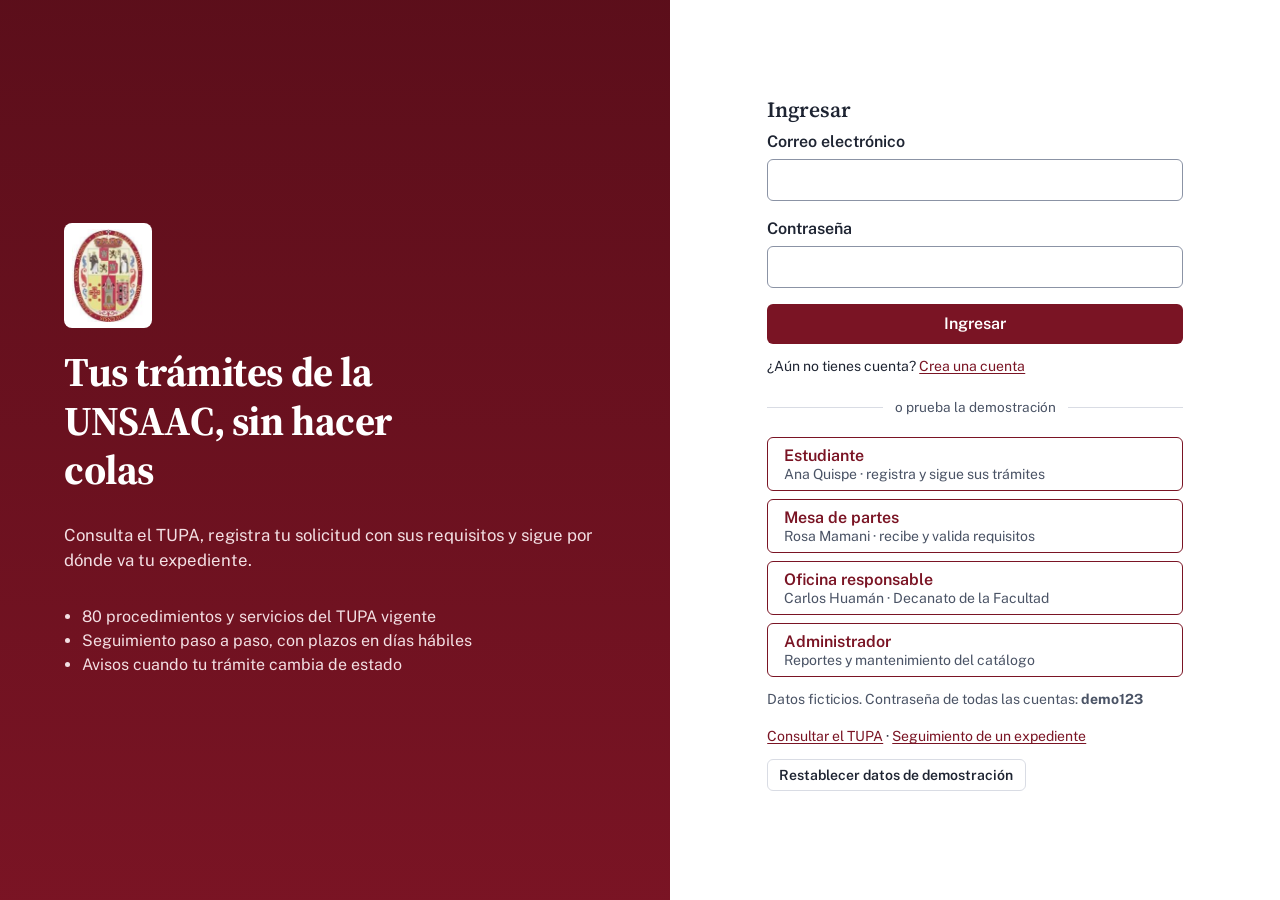
<file: web/index.html>
<!doctype html>
<html lang="es">
<head>
<meta charset="utf-8">
<meta name="viewport" content="width=device-width, initial-scale=1">
<title>Trámites UNSAAC</title>
<meta name="description" content="Plataforma web para la gestión del TUPA de la UNSAAC (prototipo de la Entrega 2).">
<link rel="icon" href="img/escudo-unsaac.png">
<link rel="stylesheet" href="css/estilos.css">
</head>
<body>
<div id="app"><noscript><p style="padding:2rem">Esta plataforma necesita JavaScript activado.</p></noscript></div>
<script src="js/datos-tupa.js"></script>
<script src="js/datos-demo.js"></script>
<script src="js/app.js"></script>
<script src="js/paginas/index.js"></script>
</body>
</html>
</file>
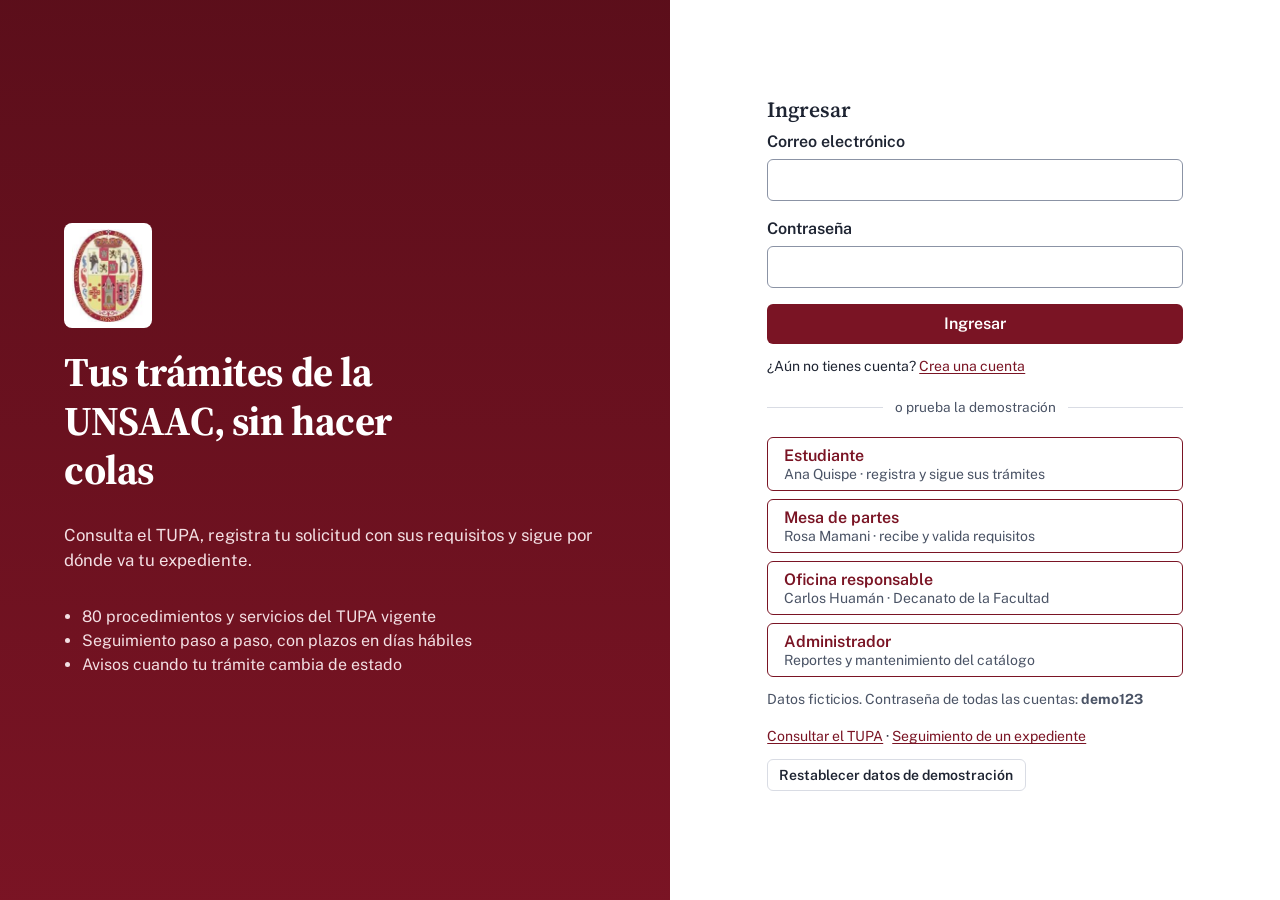
<file: web/admin.html>
<!doctype html>
<html lang="es">
<head>
<meta charset="utf-8">
<meta name="viewport" content="width=device-width, initial-scale=1">
<title>Trámites UNSAAC</title>
<meta name="description" content="Plataforma web para la gestión del TUPA de la UNSAAC (prototipo de la Entrega 2).">
<link rel="icon" href="img/escudo-unsaac.png">
<link rel="stylesheet" href="css/estilos.css">
</head>
<body>
<div id="app"><noscript><p style="padding:2rem">Esta plataforma necesita JavaScript activado.</p></noscript></div>
<script src="js/datos-tupa.js"></script>
<script src="js/datos-demo.js"></script>
<script src="js/app.js"></script>
<script src="js/paginas/admin.js"></script>
</body>
</html>
</file>
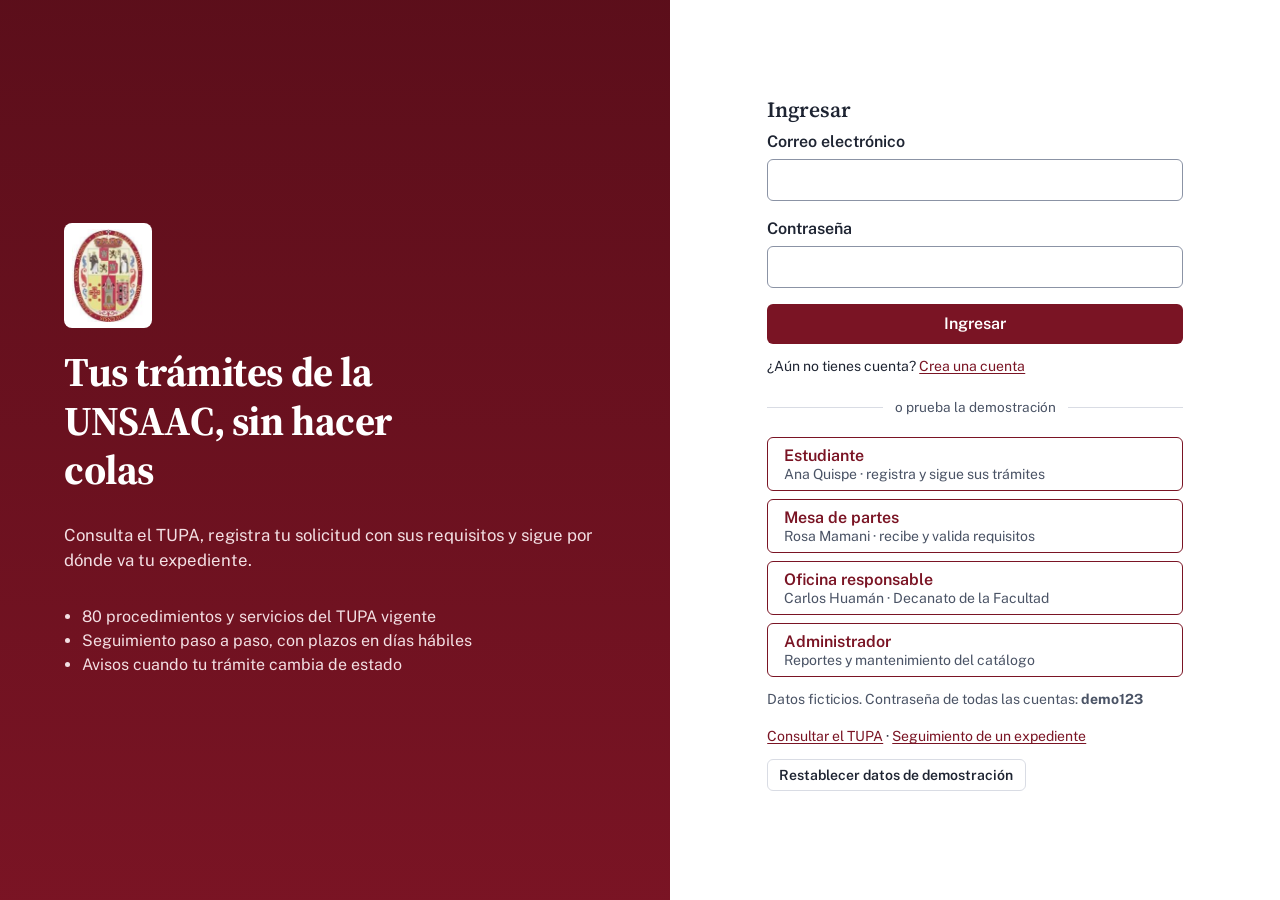
<file: web/ayuda.html>
<!doctype html>
<html lang="es">
<head>
<meta charset="utf-8">
<meta name="viewport" content="width=device-width, initial-scale=1">
<title>Trámites UNSAAC</title>
<meta name="description" content="Plataforma web para la gestión del TUPA de la UNSAAC (prototipo de la Entrega 2).">
<link rel="icon" href="img/escudo-unsaac.png">
<link rel="stylesheet" href="css/estilos.css">
</head>
<body>
<div id="app"><noscript><p style="padding:2rem">Esta plataforma necesita JavaScript activado.</p></noscript></div>
<script src="js/datos-tupa.js"></script>
<script src="js/datos-demo.js"></script>
<script src="js/app.js"></script>
<script src="js/paginas/ayuda.js"></script>
</body>
</html>
</file>
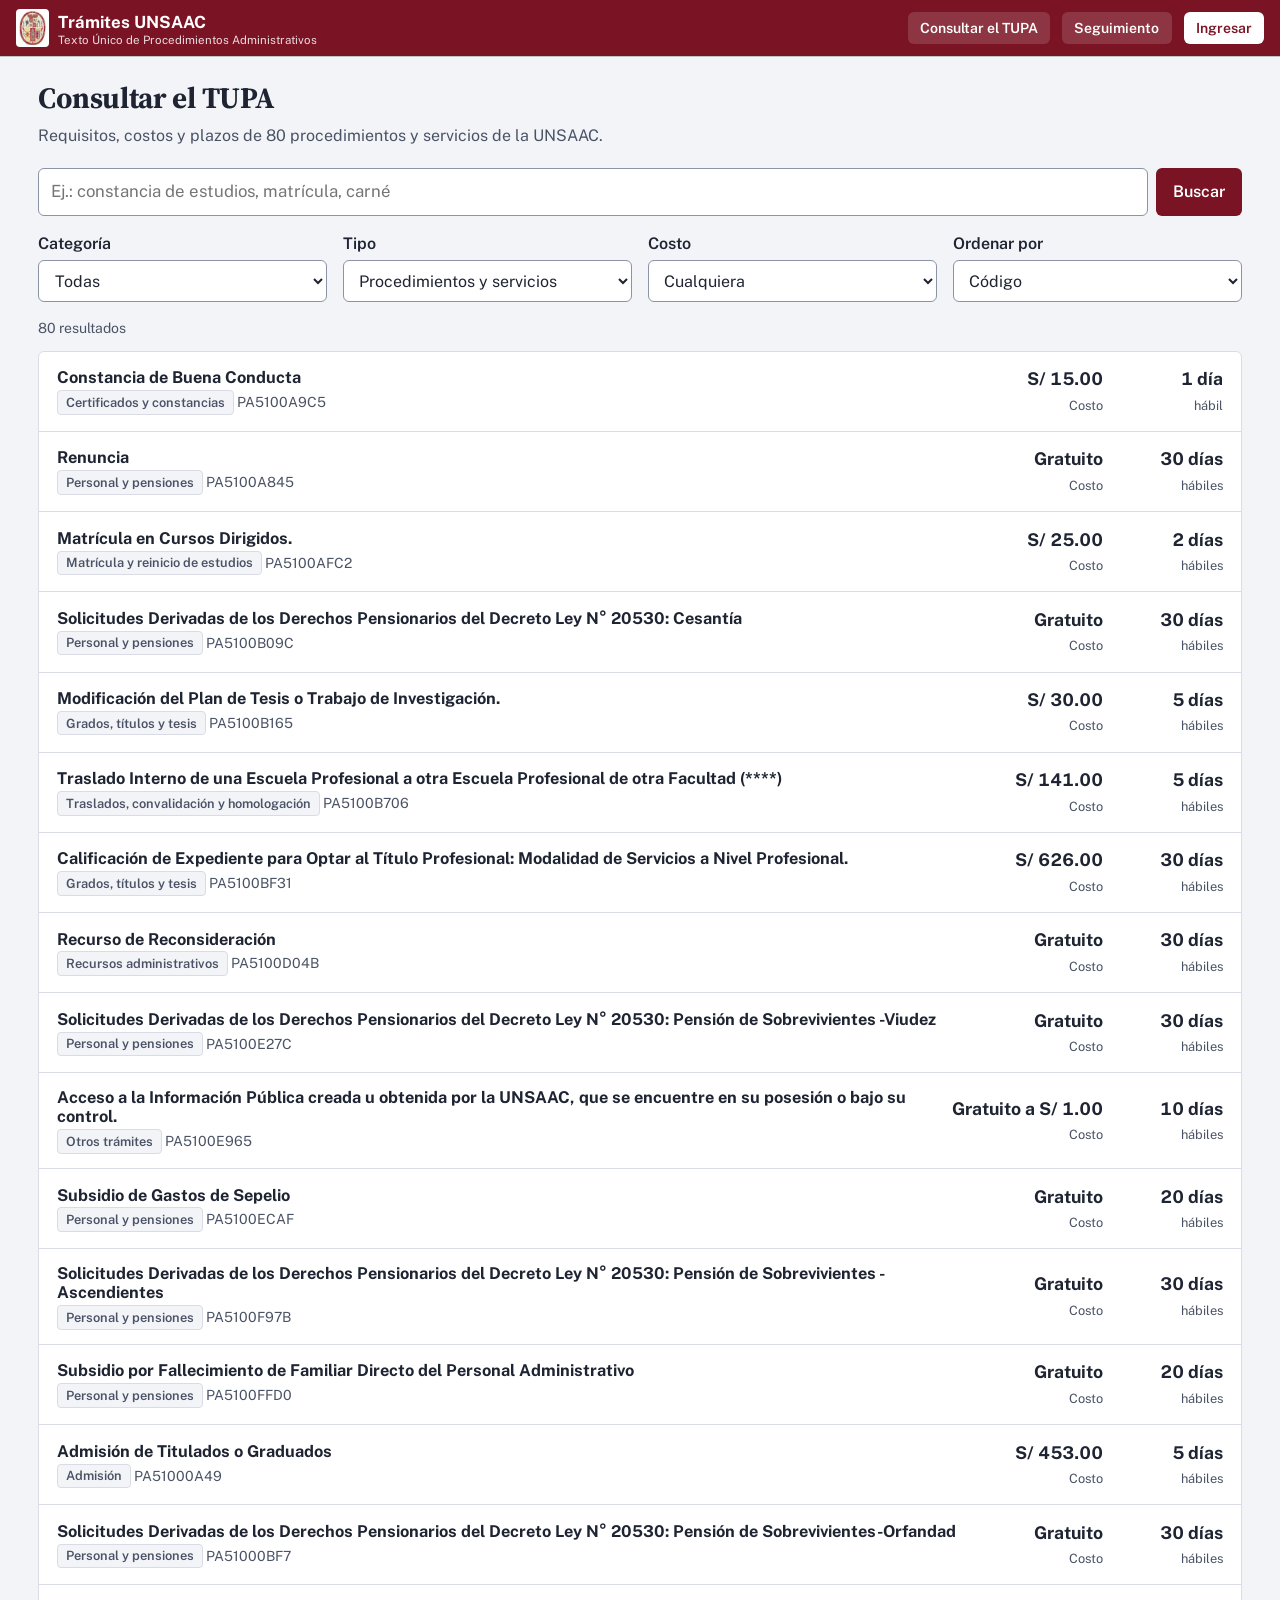
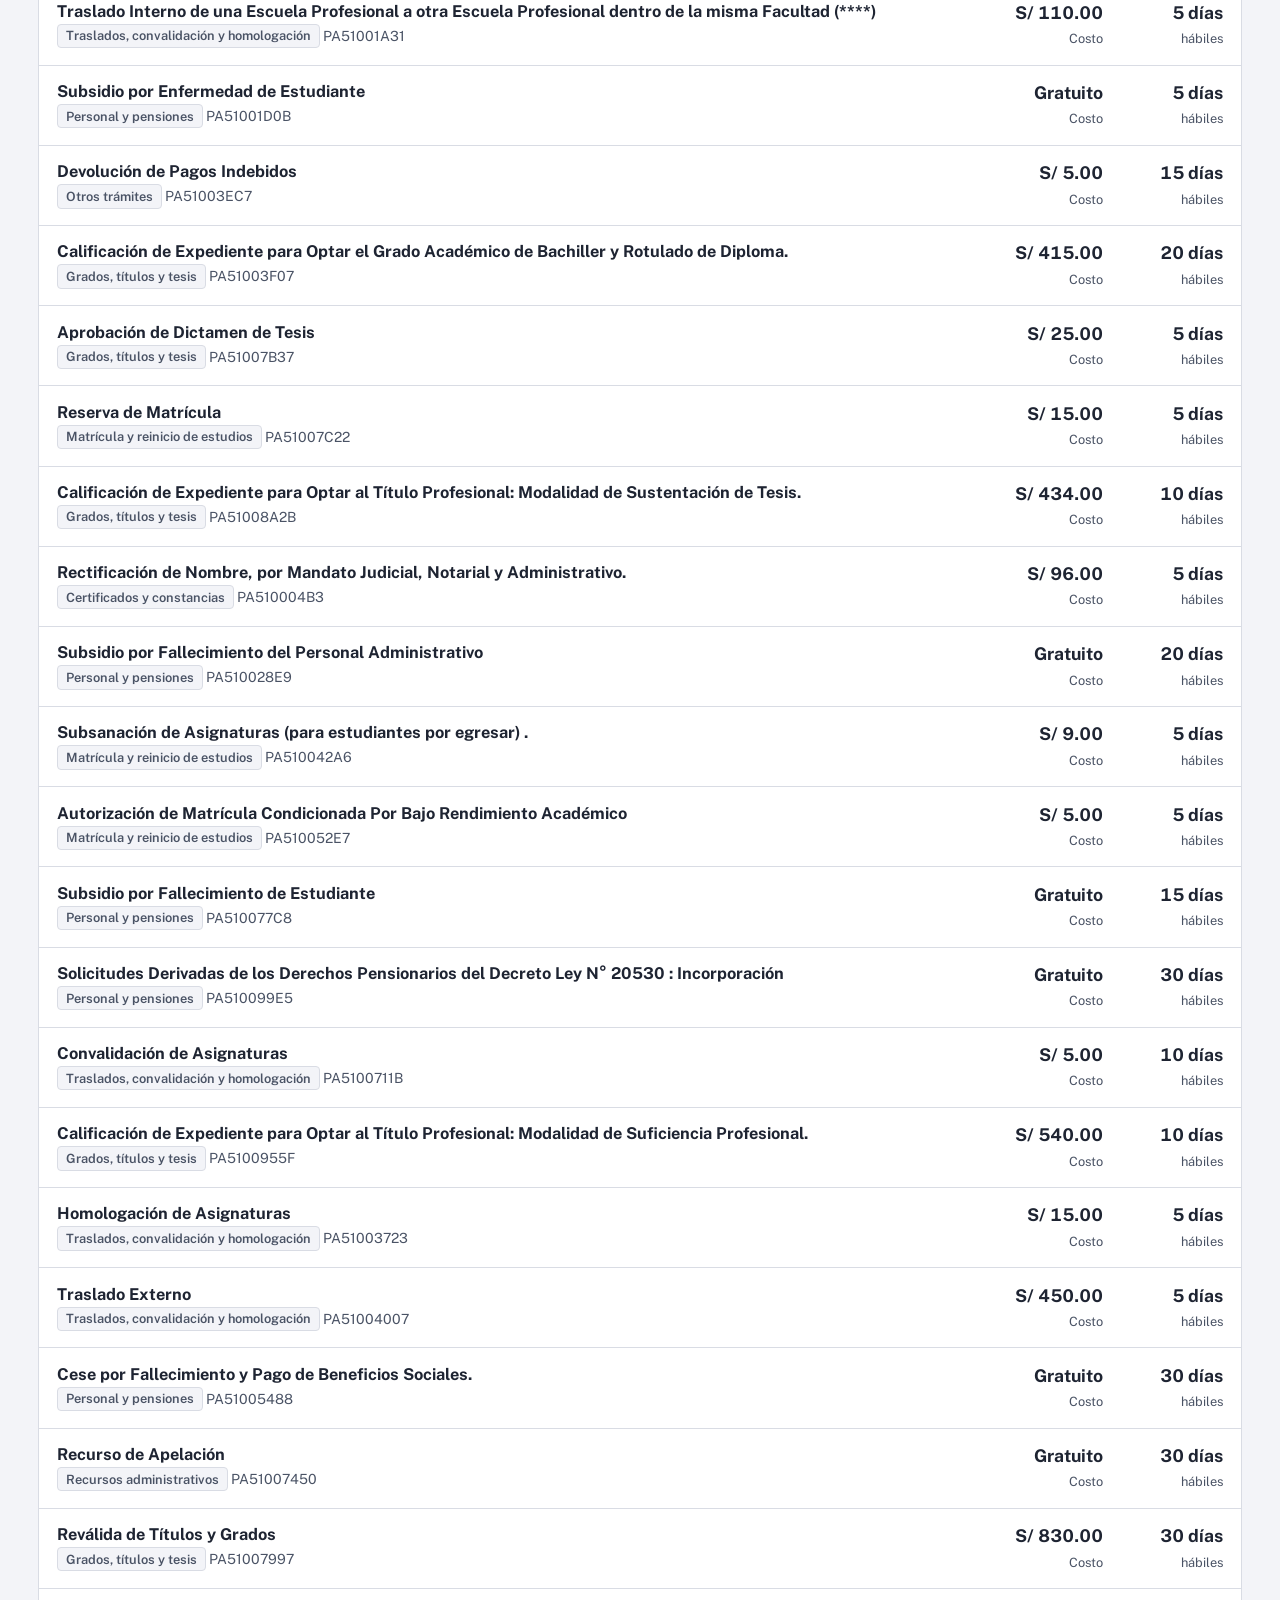
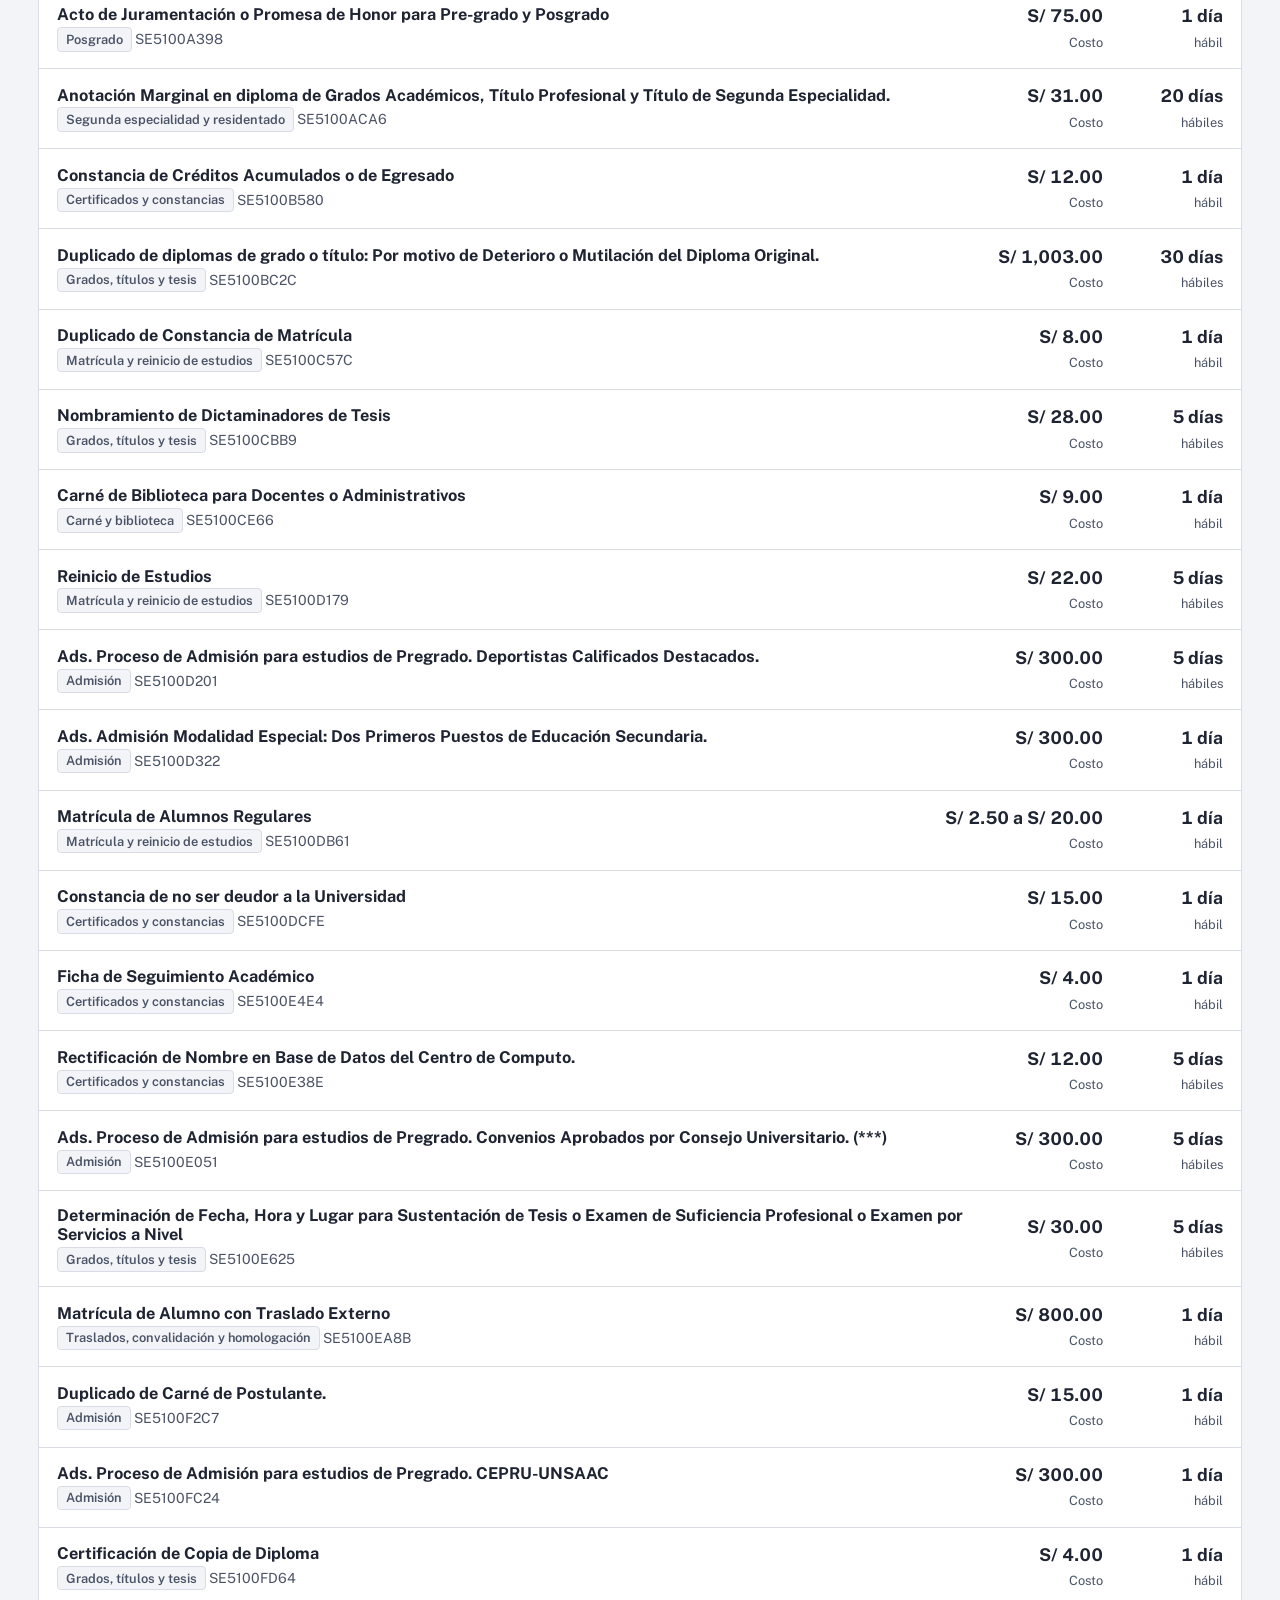
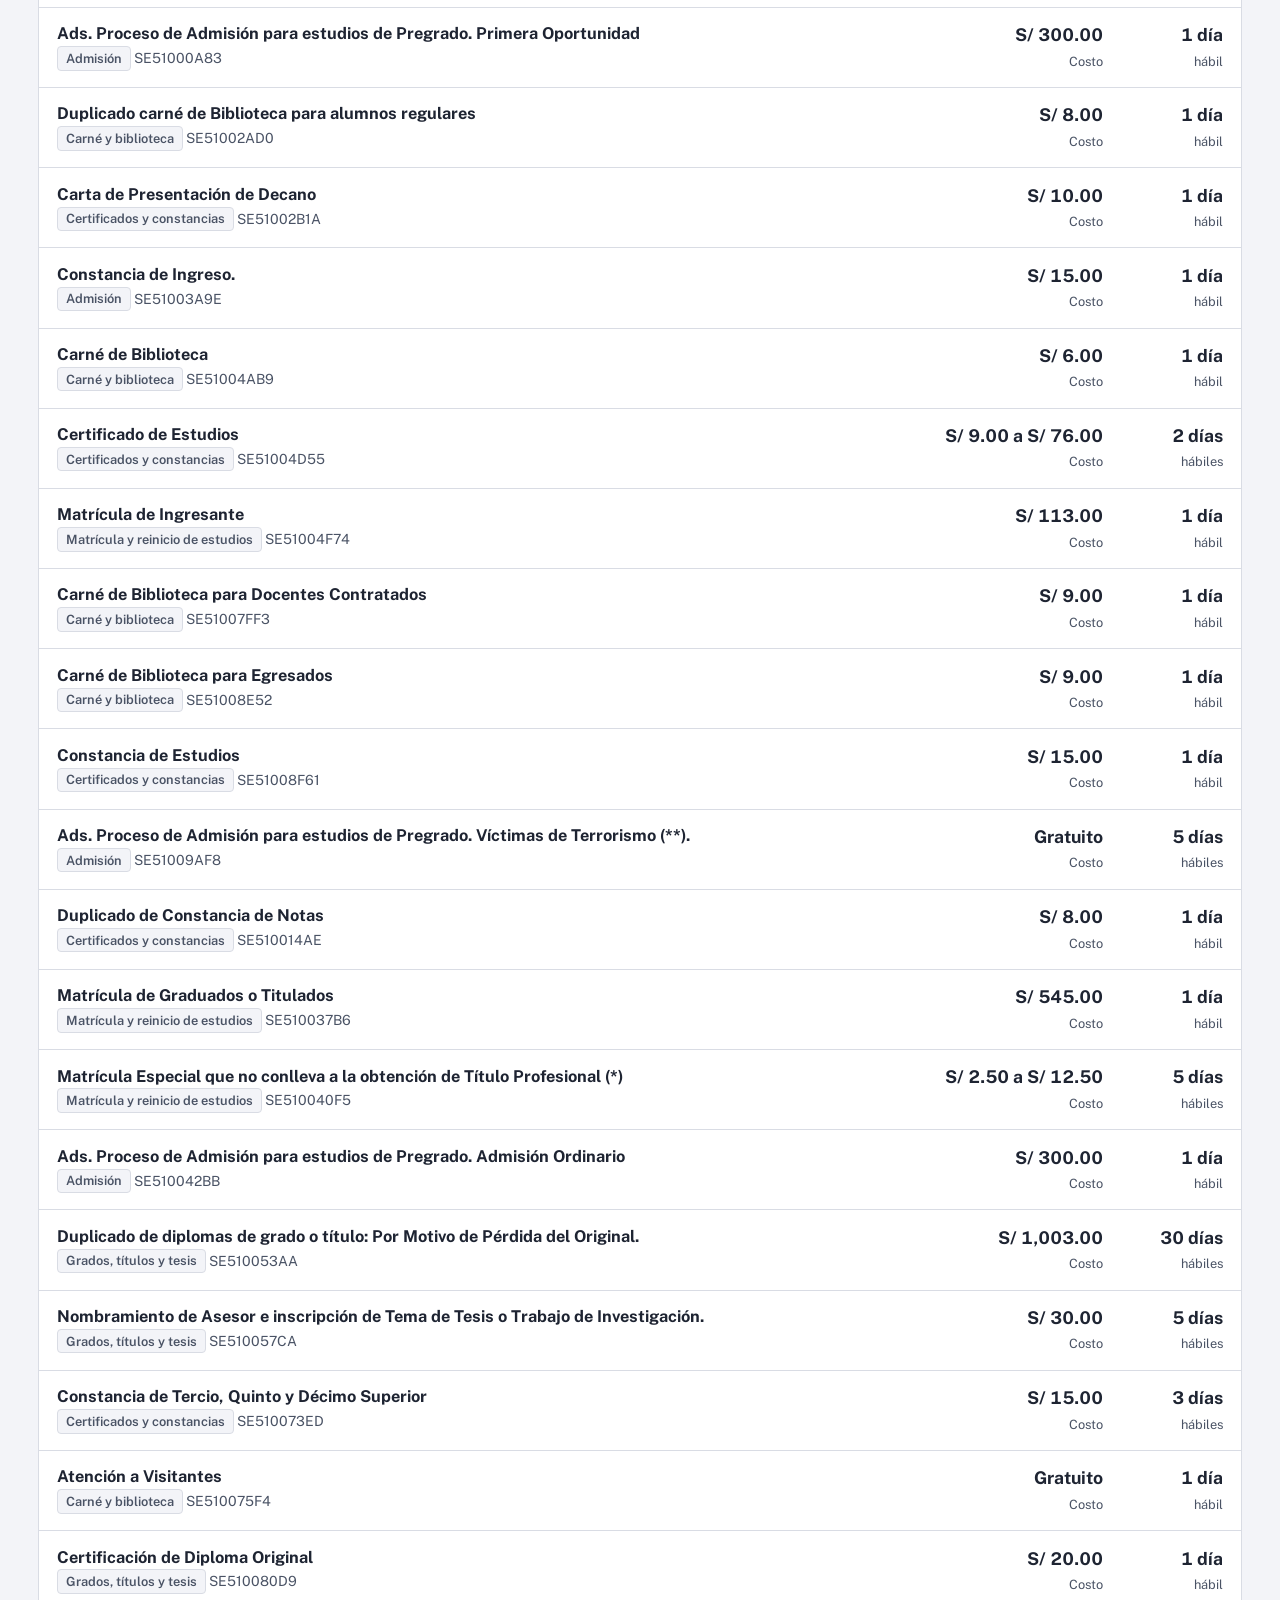
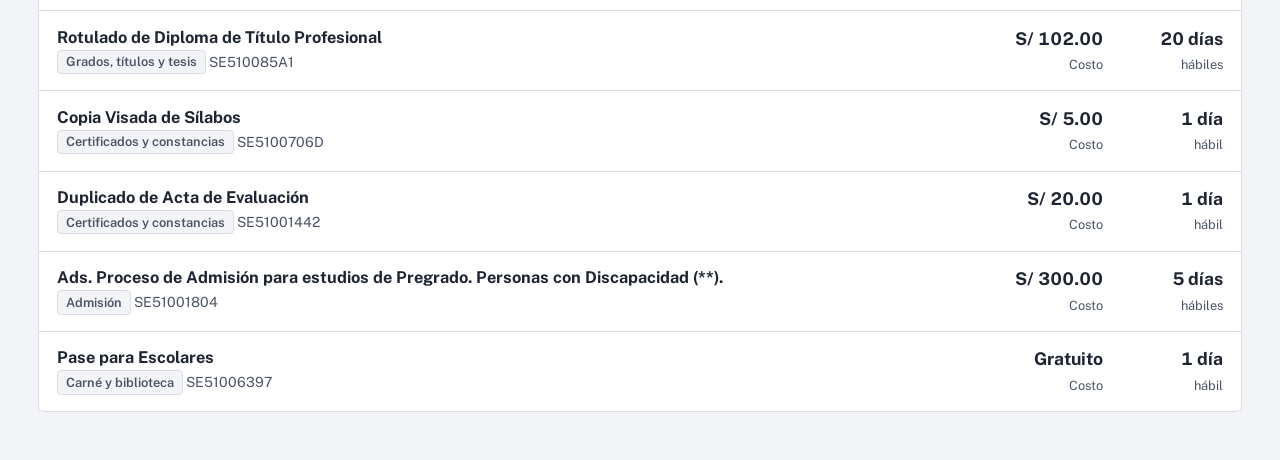
<file: web/catalogo.html>
<!doctype html>
<html lang="es">
<head>
<meta charset="utf-8">
<meta name="viewport" content="width=device-width, initial-scale=1">
<title>Trámites UNSAAC</title>
<meta name="description" content="Plataforma web para la gestión del TUPA de la UNSAAC (prototipo de la Entrega 2).">
<link rel="icon" href="img/escudo-unsaac.png">
<link rel="stylesheet" href="css/estilos.css">
</head>
<body>
<div id="app"><noscript><p style="padding:2rem">Esta plataforma necesita JavaScript activado.</p></noscript></div>
<script src="js/datos-tupa.js"></script>
<script src="js/datos-demo.js"></script>
<script src="js/app.js"></script>
<script src="js/paginas/catalogo.js"></script>
</body>
</html>
</file>
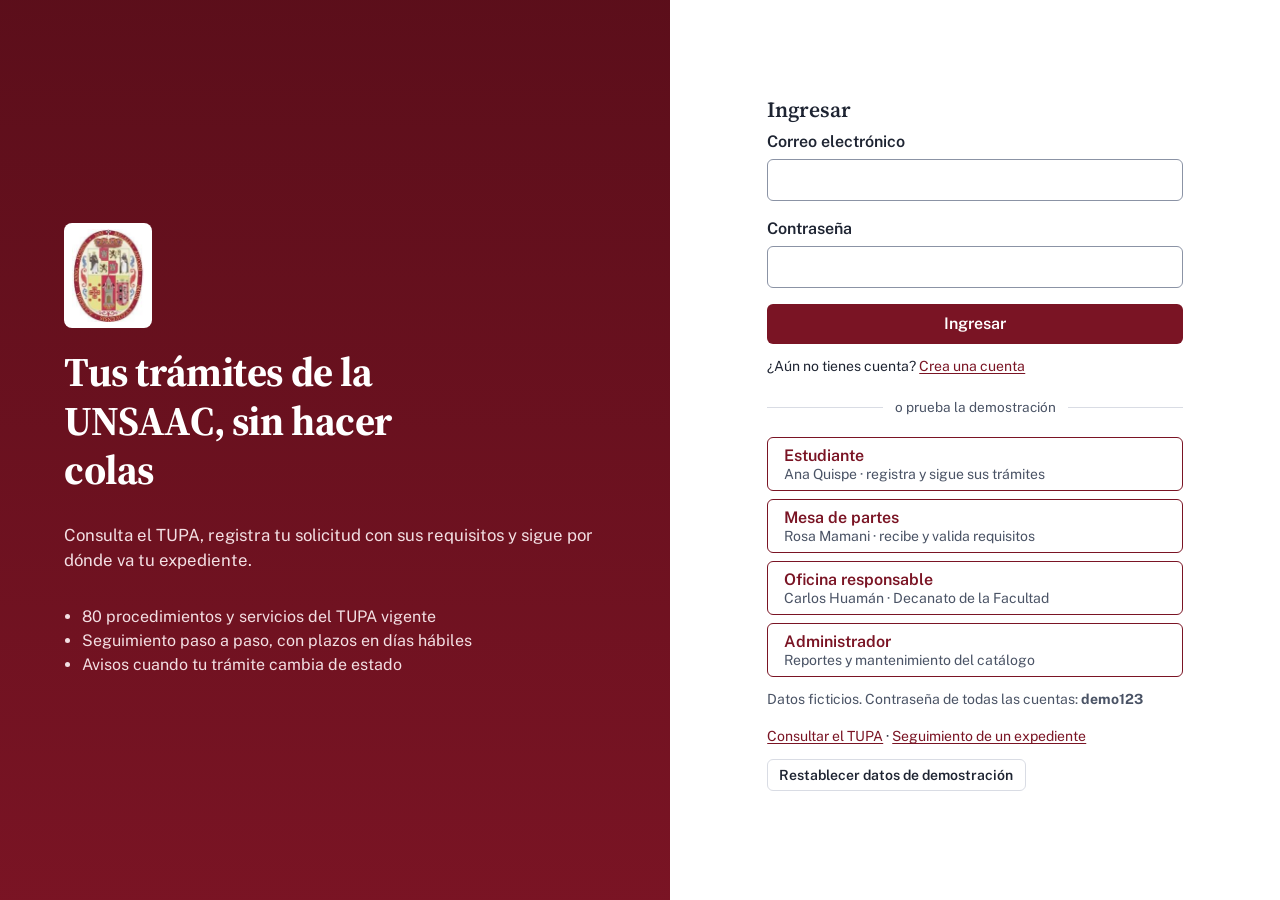
<file: web/inicio.html>
<!doctype html>
<html lang="es">
<head>
<meta charset="utf-8">
<meta name="viewport" content="width=device-width, initial-scale=1">
<title>Trámites UNSAAC</title>
<meta name="description" content="Plataforma web para la gestión del TUPA de la UNSAAC (prototipo de la Entrega 2).">
<link rel="icon" href="img/escudo-unsaac.png">
<link rel="stylesheet" href="css/estilos.css">
</head>
<body>
<div id="app"><noscript><p style="padding:2rem">Esta plataforma necesita JavaScript activado.</p></noscript></div>
<script src="js/datos-tupa.js"></script>
<script src="js/datos-demo.js"></script>
<script src="js/app.js"></script>
<script src="js/paginas/inicio.js"></script>
</body>
</html>
</file>
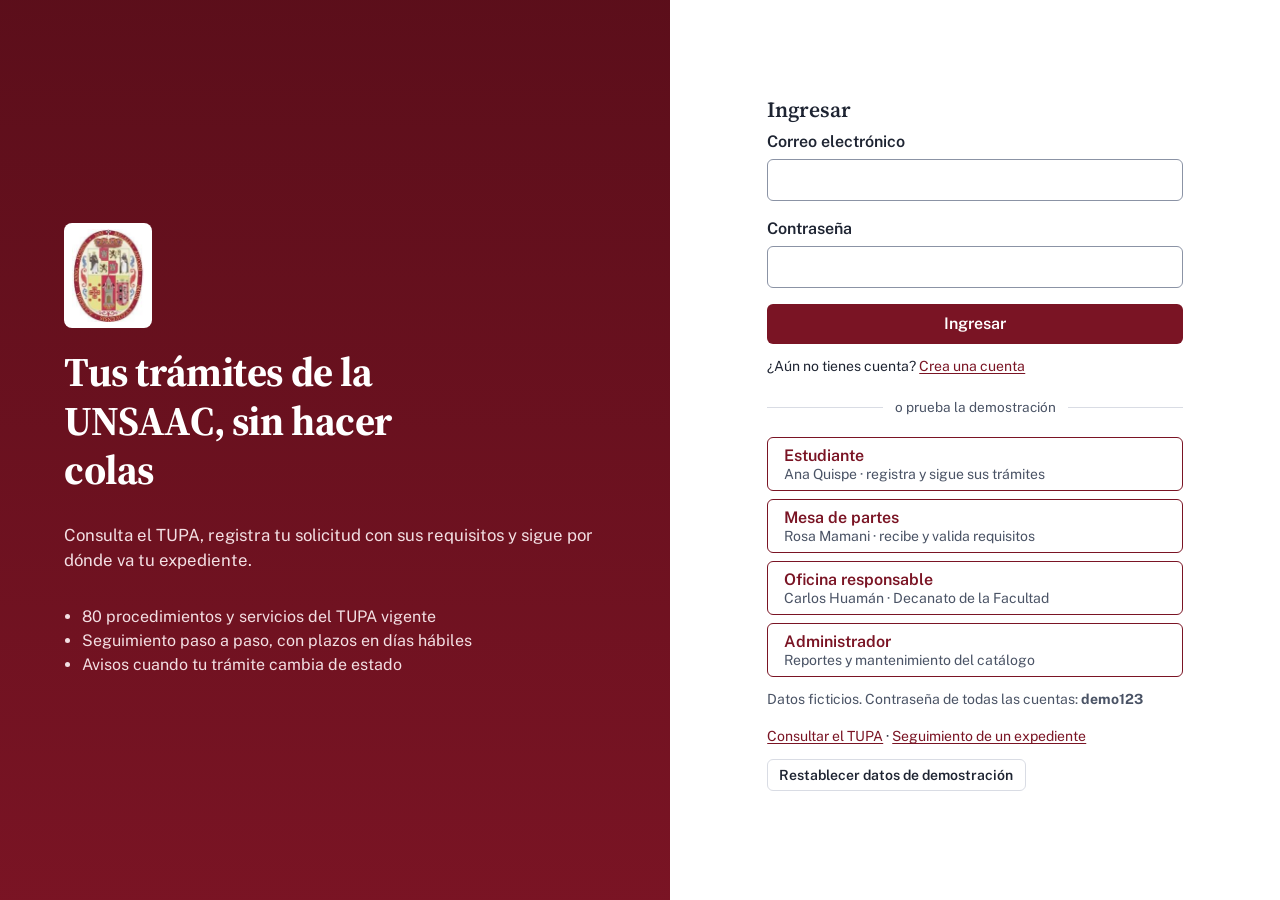
<file: web/mis-tramites.html>
<!doctype html>
<html lang="es">
<head>
<meta charset="utf-8">
<meta name="viewport" content="width=device-width, initial-scale=1">
<title>Trámites UNSAAC</title>
<meta name="description" content="Plataforma web para la gestión del TUPA de la UNSAAC (prototipo de la Entrega 2).">
<link rel="icon" href="img/escudo-unsaac.png">
<link rel="stylesheet" href="css/estilos.css">
</head>
<body>
<div id="app"><noscript><p style="padding:2rem">Esta plataforma necesita JavaScript activado.</p></noscript></div>
<script src="js/datos-tupa.js"></script>
<script src="js/datos-demo.js"></script>
<script src="js/app.js"></script>
<script src="js/paginas/mis-tramites.js"></script>
</body>
</html>
</file>
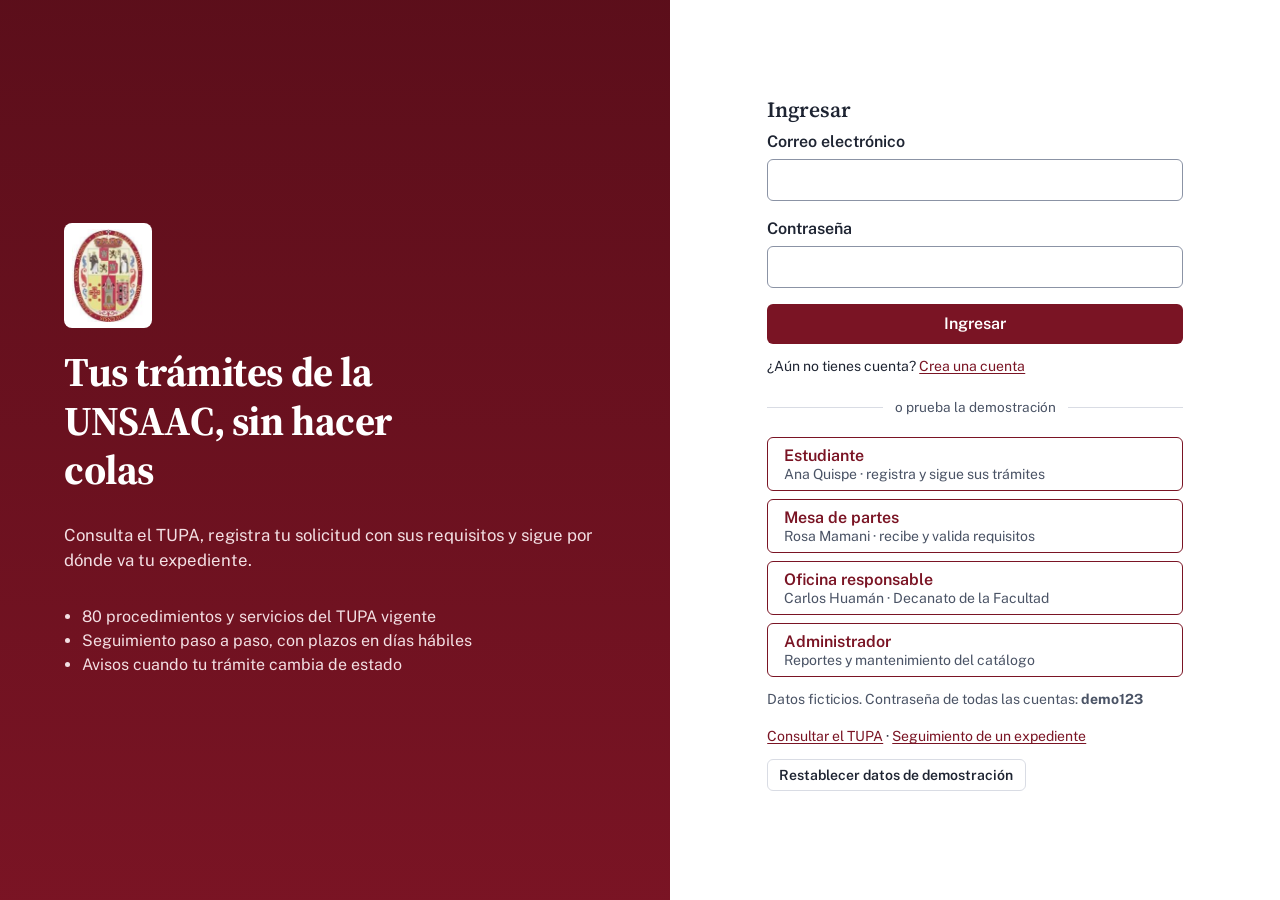
<file: web/notificaciones.html>
<!doctype html>
<html lang="es">
<head>
<meta charset="utf-8">
<meta name="viewport" content="width=device-width, initial-scale=1">
<title>Trámites UNSAAC</title>
<meta name="description" content="Plataforma web para la gestión del TUPA de la UNSAAC (prototipo de la Entrega 2).">
<link rel="icon" href="img/escudo-unsaac.png">
<link rel="stylesheet" href="css/estilos.css">
</head>
<body>
<div id="app"><noscript><p style="padding:2rem">Esta plataforma necesita JavaScript activado.</p></noscript></div>
<script src="js/datos-tupa.js"></script>
<script src="js/datos-demo.js"></script>
<script src="js/app.js"></script>
<script src="js/paginas/notificaciones.js"></script>
</body>
</html>
</file>
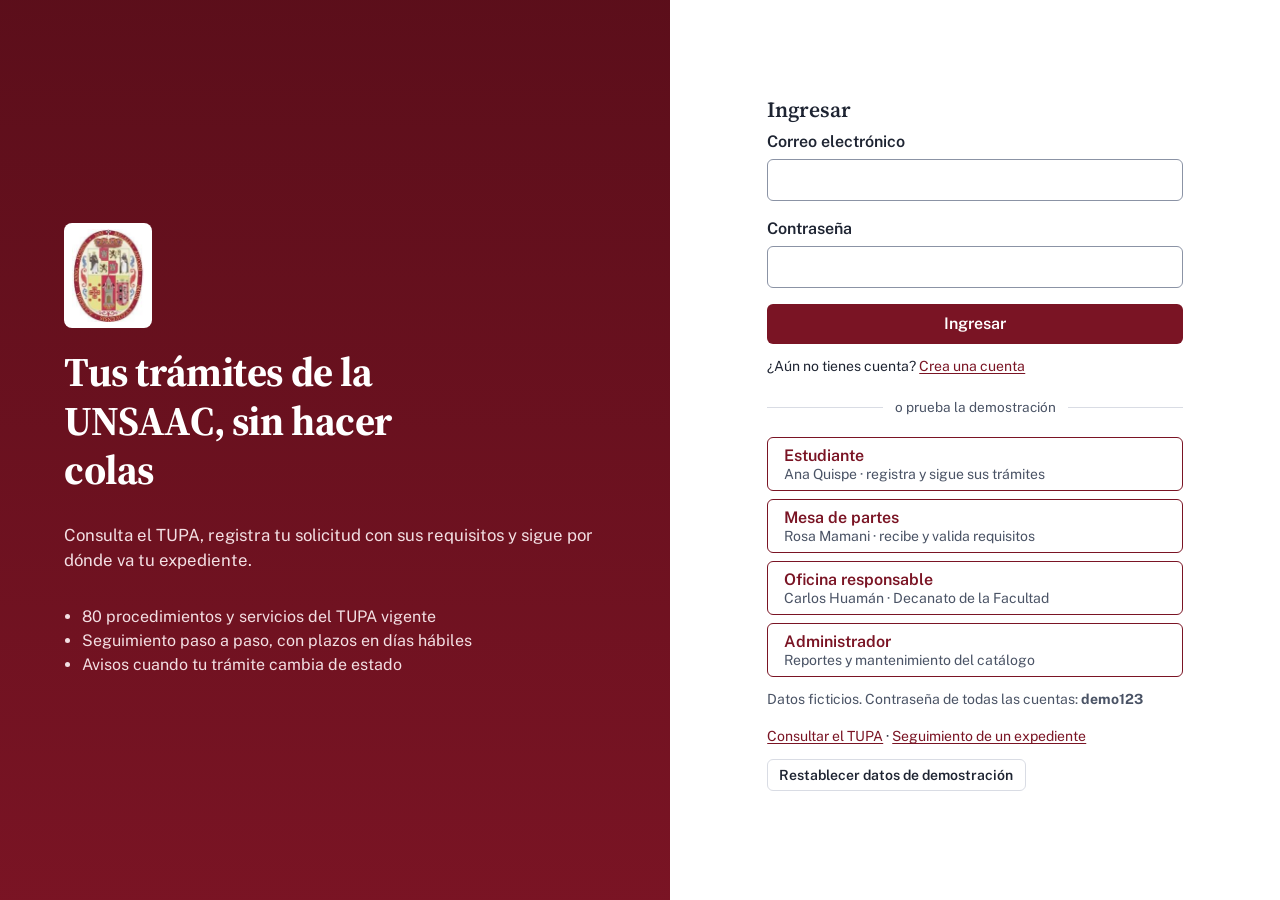
<file: web/nuevo-tramite.html>
<!doctype html>
<html lang="es">
<head>
<meta charset="utf-8">
<meta name="viewport" content="width=device-width, initial-scale=1">
<title>Trámites UNSAAC</title>
<meta name="description" content="Plataforma web para la gestión del TUPA de la UNSAAC (prototipo de la Entrega 2).">
<link rel="icon" href="img/escudo-unsaac.png">
<link rel="stylesheet" href="css/estilos.css">
</head>
<body>
<div id="app"><noscript><p style="padding:2rem">Esta plataforma necesita JavaScript activado.</p></noscript></div>
<script src="js/datos-tupa.js"></script>
<script src="js/datos-demo.js"></script>
<script src="js/app.js"></script>
<script src="js/paginas/nuevo-tramite.js"></script>
</body>
</html>
</file>
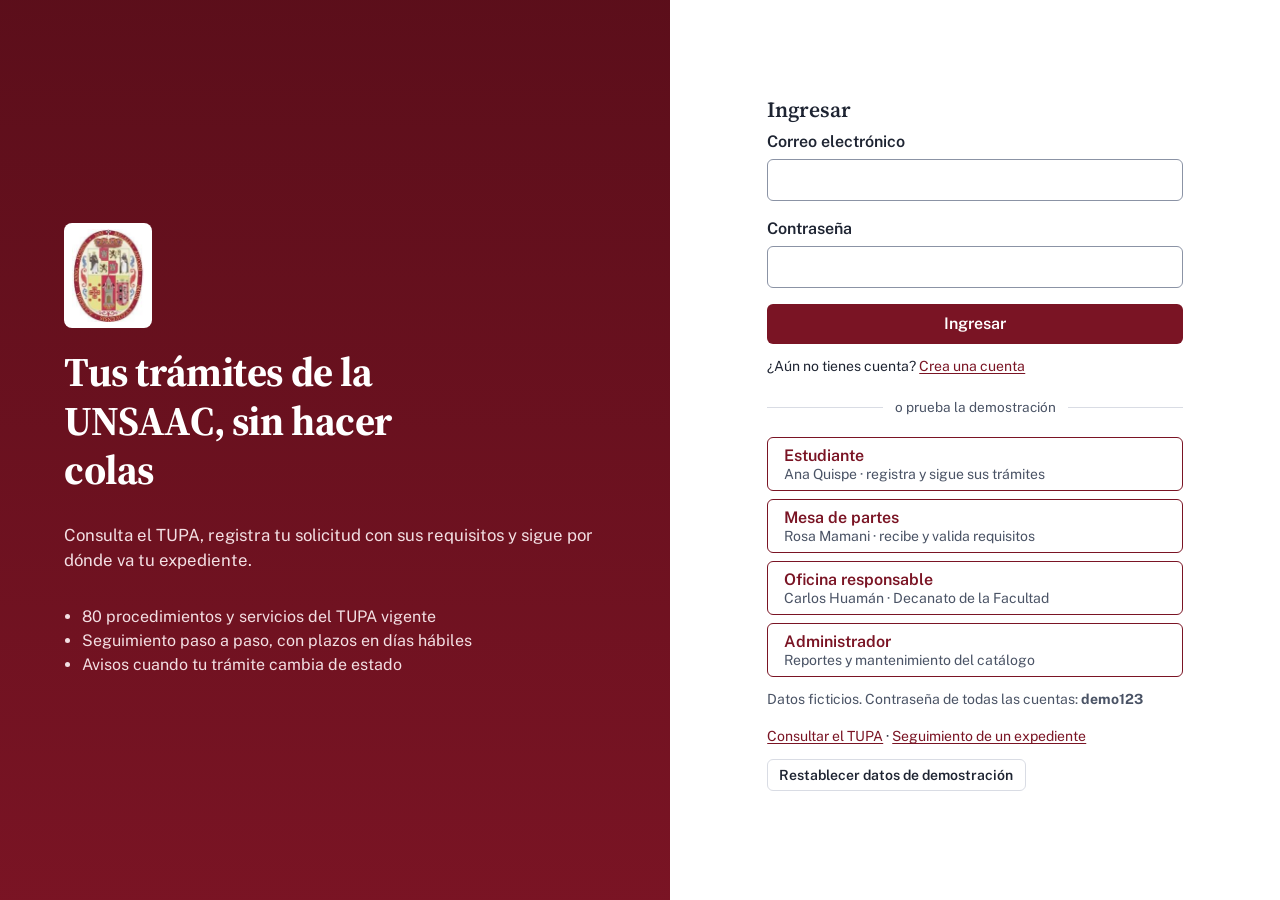
<file: web/panel-oficina.html>
<!doctype html>
<html lang="es">
<head>
<meta charset="utf-8">
<meta name="viewport" content="width=device-width, initial-scale=1">
<title>Trámites UNSAAC</title>
<meta name="description" content="Plataforma web para la gestión del TUPA de la UNSAAC (prototipo de la Entrega 2).">
<link rel="icon" href="img/escudo-unsaac.png">
<link rel="stylesheet" href="css/estilos.css">
</head>
<body>
<div id="app"><noscript><p style="padding:2rem">Esta plataforma necesita JavaScript activado.</p></noscript></div>
<script src="js/datos-tupa.js"></script>
<script src="js/datos-demo.js"></script>
<script src="js/app.js"></script>
<script src="js/paginas/panel-oficina.js"></script>
</body>
</html>
</file>
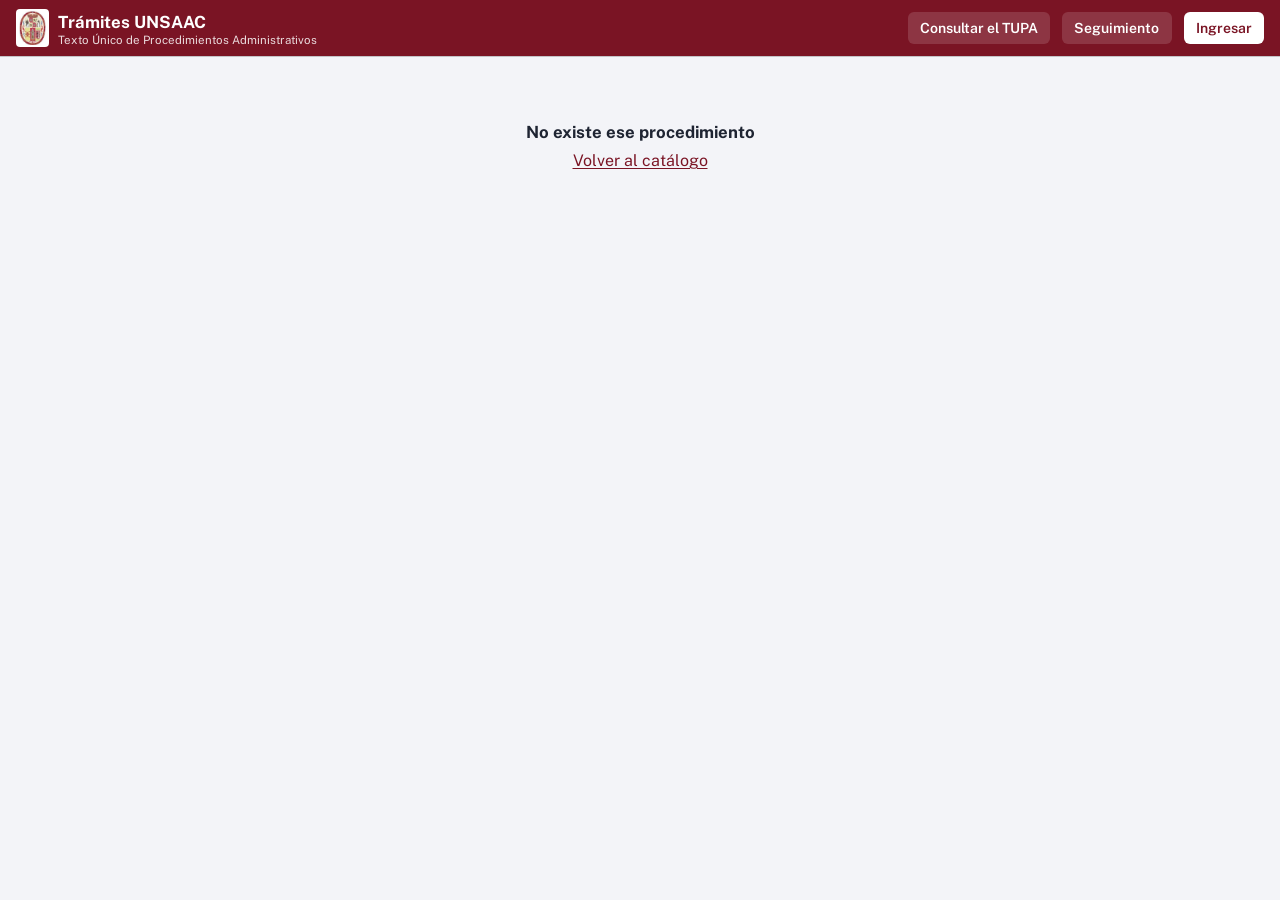
<file: web/procedimiento.html>
<!doctype html>
<html lang="es">
<head>
<meta charset="utf-8">
<meta name="viewport" content="width=device-width, initial-scale=1">
<title>Trámites UNSAAC</title>
<meta name="description" content="Plataforma web para la gestión del TUPA de la UNSAAC (prototipo de la Entrega 2).">
<link rel="icon" href="img/escudo-unsaac.png">
<link rel="stylesheet" href="css/estilos.css">
</head>
<body>
<div id="app"><noscript><p style="padding:2rem">Esta plataforma necesita JavaScript activado.</p></noscript></div>
<script src="js/datos-tupa.js"></script>
<script src="js/datos-demo.js"></script>
<script src="js/app.js"></script>
<script src="js/paginas/procedimiento.js"></script>
</body>
</html>
</file>
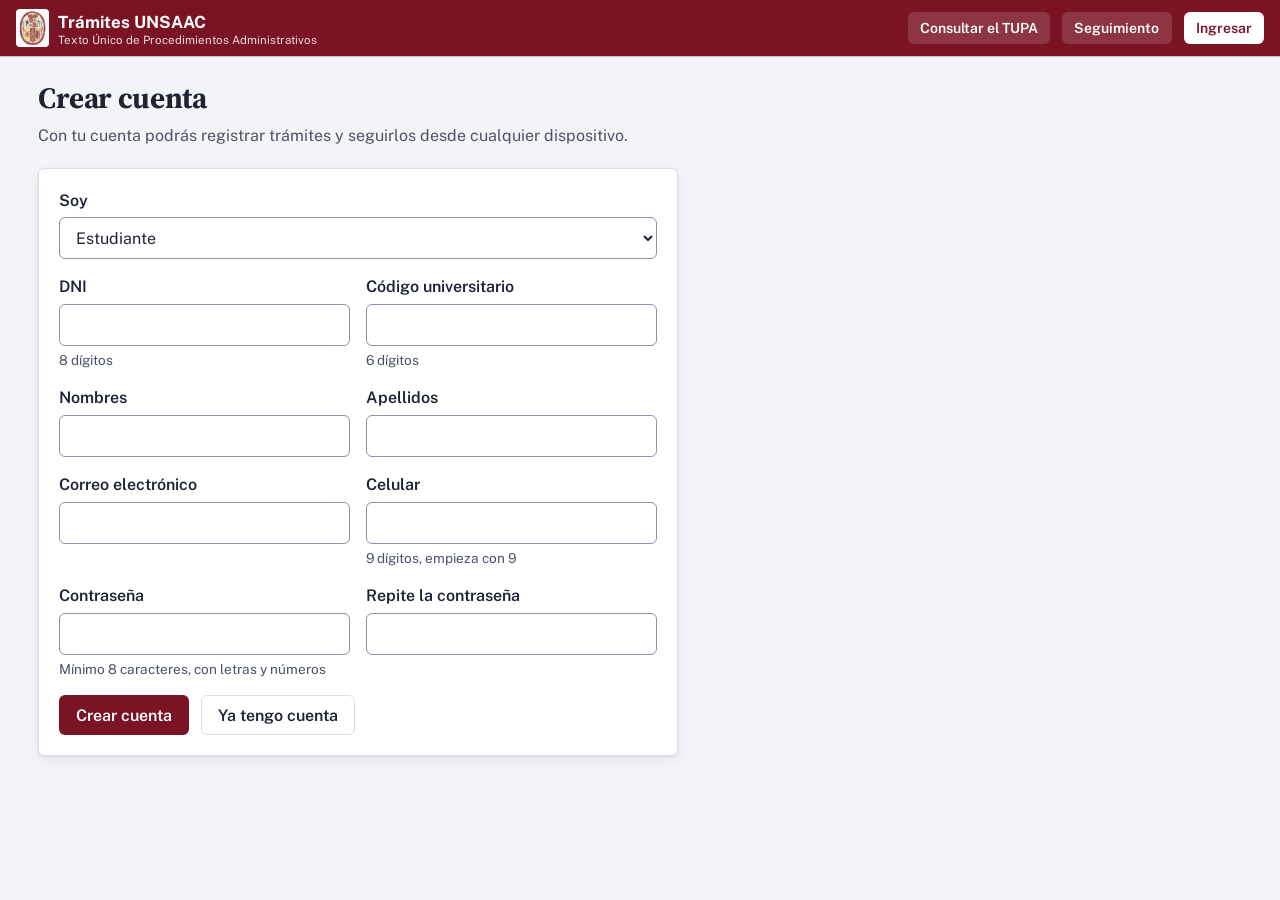
<file: web/registro.html>
<!doctype html>
<html lang="es">
<head>
<meta charset="utf-8">
<meta name="viewport" content="width=device-width, initial-scale=1">
<title>Trámites UNSAAC</title>
<meta name="description" content="Plataforma web para la gestión del TUPA de la UNSAAC (prototipo de la Entrega 2).">
<link rel="icon" href="img/escudo-unsaac.png">
<link rel="stylesheet" href="css/estilos.css">
</head>
<body>
<div id="app"><noscript><p style="padding:2rem">Esta plataforma necesita JavaScript activado.</p></noscript></div>
<script src="js/datos-tupa.js"></script>
<script src="js/datos-demo.js"></script>
<script src="js/app.js"></script>
<script src="js/paginas/registro.js"></script>
</body>
</html>
</file>
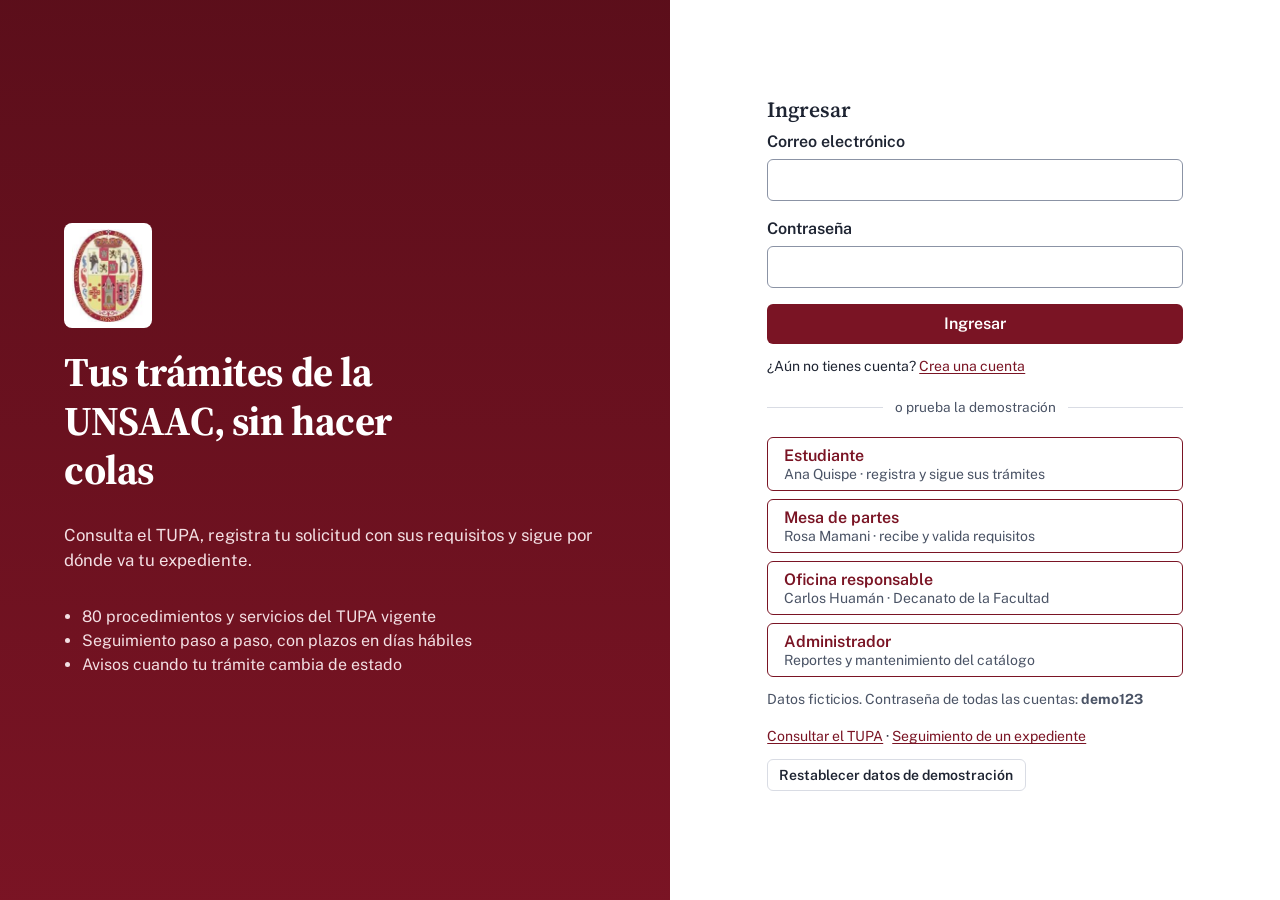
<file: web/reportes.html>
<!doctype html>
<html lang="es">
<head>
<meta charset="utf-8">
<meta name="viewport" content="width=device-width, initial-scale=1">
<title>Trámites UNSAAC</title>
<meta name="description" content="Plataforma web para la gestión del TUPA de la UNSAAC (prototipo de la Entrega 2).">
<link rel="icon" href="img/escudo-unsaac.png">
<link rel="stylesheet" href="css/estilos.css">
</head>
<body>
<div id="app"><noscript><p style="padding:2rem">Esta plataforma necesita JavaScript activado.</p></noscript></div>
<script src="js/datos-tupa.js"></script>
<script src="js/datos-demo.js"></script>
<script src="js/app.js"></script>
<script src="js/paginas/reportes.js"></script>
</body>
</html>
</file>
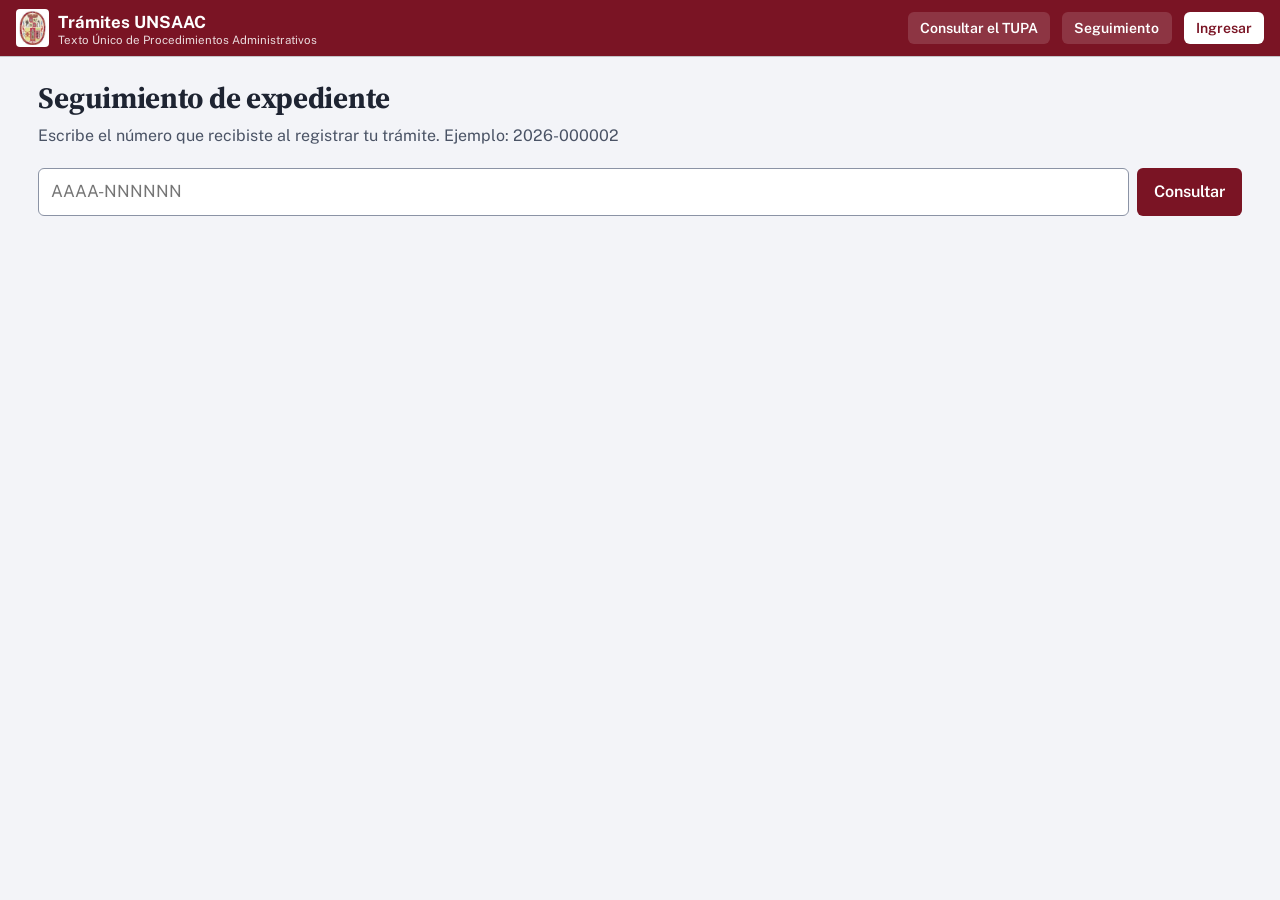
<file: web/seguimiento.html>
<!doctype html>
<html lang="es">
<head>
<meta charset="utf-8">
<meta name="viewport" content="width=device-width, initial-scale=1">
<title>Trámites UNSAAC</title>
<meta name="description" content="Plataforma web para la gestión del TUPA de la UNSAAC (prototipo de la Entrega 2).">
<link rel="icon" href="img/escudo-unsaac.png">
<link rel="stylesheet" href="css/estilos.css">
</head>
<body>
<div id="app"><noscript><p style="padding:2rem">Esta plataforma necesita JavaScript activado.</p></noscript></div>
<script src="js/datos-tupa.js"></script>
<script src="js/datos-demo.js"></script>
<script src="js/app.js"></script>
<script src="js/paginas/seguimiento.js"></script>
</body>
</html>
</file>
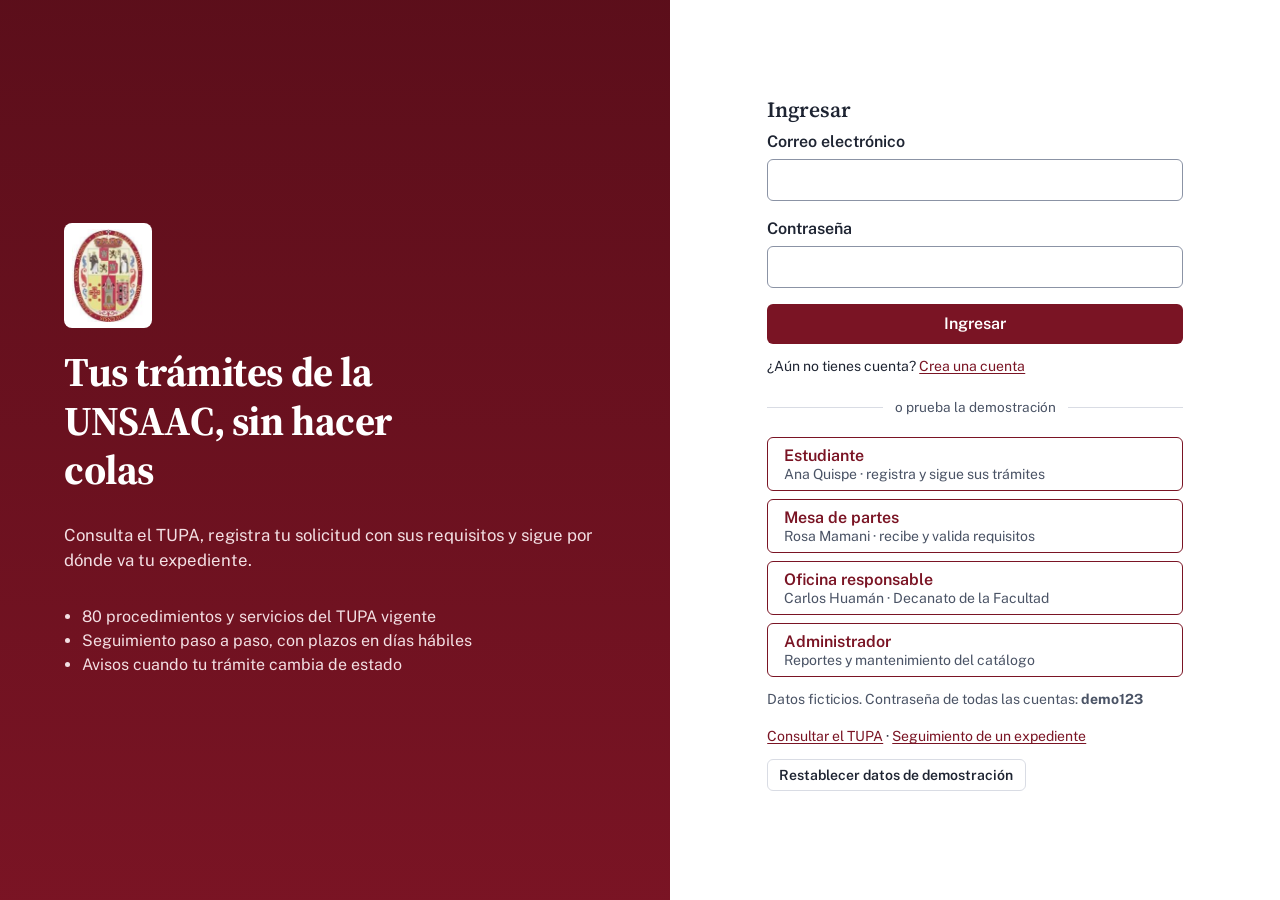
<file: web/tramite.html>
<!doctype html>
<html lang="es">
<head>
<meta charset="utf-8">
<meta name="viewport" content="width=device-width, initial-scale=1">
<title>Trámites UNSAAC</title>
<meta name="description" content="Plataforma web para la gestión del TUPA de la UNSAAC (prototipo de la Entrega 2).">
<link rel="icon" href="img/escudo-unsaac.png">
<link rel="stylesheet" href="css/estilos.css">
</head>
<body>
<div id="app"><noscript><p style="padding:2rem">Esta plataforma necesita JavaScript activado.</p></noscript></div>
<script src="js/datos-tupa.js"></script>
<script src="js/datos-demo.js"></script>
<script src="js/app.js"></script>
<script src="js/paginas/tramite.js"></script>
</body>
</html>
</file>
<file: web/css/estilos.css>
/* =============================================================
   Plataforma TUPA UNSAAC - estilos
   Identidad: granate institucional + oro cusqueño. Tipografía: Source Serif 4 (títulos) y Public Sans (interfaz).
   ============================================================= */
@import url("https://fonts.googleapis.com/css2?family=Public+Sans:wght@400;500;600;700&family=Source+Serif+4:opsz,wght@8..60,600;8..60,700&display=swap");

:root {
  --granate: #7a1424;
  --granate-osc: #5a0e1a;
  --granate-tinte: #f8eaec;
  --oro: #b98524;
  --oro-claro: #f2d58a;
  --tinta: #1e2432;
  --tinta-2: #4a5365;
  --linea: #d9dce4;
  --fondo: #f3f4f8;
  --blanco: #ffffff;
  --exito: #1e6b4a;
  --exito-tinte: #e5f3ec;
  --aviso: #8a5a00;
  --aviso-tinte: #fdf1d9;
  --error: #b3261e;
  --error-tinte: #fbe9e7;
  --info: #1d4ed8;
  --info-tinte: #e8eefc;
  --radio: 6px;
  --sombra: 0 1px 2px rgba(30, 36, 50, 0.08), 0 4px 14px rgba(30, 36, 50, 0.06);
  --fuente: "Public Sans", system-ui, -apple-system, "Segoe UI", Roboto, sans-serif;
  --fuente-titulo: "Source Serif 4", Georgia, "Times New Roman", serif;
  --ancho-menu: 17rem;
}

*, *::before, *::after { box-sizing: border-box; }
html { -webkit-text-size-adjust: 100%; }
body {
  margin: 0;
  font-family: var(--fuente);
  font-size: 1rem;
  line-height: 1.5;
  color: var(--tinta);
  background: var(--fondo);
}
h1, h2, h3, h4 { margin: 0 0 0.5rem; line-height: 1.2; color: var(--tinta); }
h1 { font-family: var(--fuente-titulo); font-size: 1.85rem; font-weight: 700; letter-spacing: -0.01em; }
h2 { font-family: var(--fuente-titulo); font-size: 1.35rem; font-weight: 600; }
h3 { font-size: 1.05rem; font-weight: 700; }
p { margin: 0 0 0.75rem; max-width: 70ch; }
a { color: var(--granate); text-underline-offset: 2px; }
a:hover { color: var(--granate-osc); }
img, svg { max-width: 100%; }
small, .menor { font-size: 0.875rem; }
.suave { color: var(--tinta-2); }
.nowrap { white-space: nowrap; }
.sr-only {
  position: absolute; width: 1px; height: 1px; margin: -1px; padding: 0;
  overflow: hidden; clip: rect(0, 0, 0, 0); white-space: nowrap; border: 0;
}

:focus-visible { outline: 3px solid var(--oro); outline-offset: 2px; border-radius: 3px; }
.saltar {
  position: absolute; left: 0.5rem; top: -4rem; z-index: 100;
  background: var(--blanco); color: var(--granate); padding: 0.6rem 1rem; border-radius: var(--radio); font-weight: 600;
}
.saltar:focus { top: 0.5rem; }

/* ---------- estructura ---------- */
.barra {
  position: sticky; top: 0; z-index: 30; height: 3.5rem;
  display: flex; align-items: center; gap: 0.75rem; padding: 0 1rem;
  background: var(--granate); color: #fff; box-shadow: 0 1px 0 rgba(0,0,0,.2);
}
.barra a { color: #fff; text-decoration: none; }
.barra .marca { display: flex; align-items: center; gap: 0.6rem; font-weight: 700; font-size: 1.05rem; }
.barra .marca img { height: 2.4rem; width: auto; background: #fff; padding: 2px 3px; border-radius: 4px; }
.barra .marca small { display: block; font-weight: 400; font-size: 0.72rem; opacity: 0.85; line-height: 1; }
.barra .espacio { flex: 1; }
.barra .btn-icono { color: #fff; }
.barra .btn-icono:hover { background: rgba(255,255,255,.14); }
.barra .rol-activo { font-size: 0.8rem; background: rgba(255,255,255,.16); padding: 0.25rem 0.6rem; border-radius: 99px; }
.contador {
  position: absolute; top: 2px; right: 2px; min-width: 1.15rem; height: 1.15rem; padding: 0 0.25rem;
  border-radius: 99px; background: var(--oro-claro); color: var(--granate-osc);
  font-size: 0.7rem; font-weight: 700; display: grid; place-items: center;
}

.cuerpo { display: grid; grid-template-columns: var(--ancho-menu) minmax(0, 1fr); min-height: calc(100vh - 3.5rem); }
.menu {
  background: var(--blanco); border-right: 1px solid var(--linea); padding: 1rem 0.75rem 2rem;
  position: sticky; top: 3.5rem; align-self: start; height: calc(100vh - 3.5rem); overflow-y: auto;
}
.menu .perfil { padding: 0.5rem 0.75rem 1rem; border-bottom: 1px solid var(--linea); margin-bottom: 0.75rem; }
.menu .perfil strong { display: block; }
.menu .perfil span { font-size: 0.85rem; color: var(--tinta-2); }
.menu ul { list-style: none; margin: 0; padding: 0; }
.menu a.item {
  display: flex; align-items: center; gap: 0.7rem; padding: 0.6rem 0.75rem; margin-bottom: 2px;
  color: var(--tinta); text-decoration: none; border-radius: var(--radio); font-weight: 500;
}
.menu a.item:hover { background: var(--fondo); }
.menu a.item[aria-current="page"] { background: var(--granate-tinte); color: var(--granate-osc); font-weight: 700; box-shadow: inset 3px 0 0 var(--granate); }
.menu .grupo { margin: 1rem 0.75rem 0.25rem; font-size: 0.8rem; color: var(--tinta-2); font-weight: 600; }
.icono { width: 1.25rem; height: 1.25rem; flex: none; stroke: currentColor; fill: none; stroke-width: 1.8; stroke-linecap: round; stroke-linejoin: round; }
.principal { padding: 1.5rem clamp(1rem, 3vw, 2.5rem) 3rem; min-width: 0; }
.cabecera-pagina { display: flex; flex-wrap: wrap; align-items: flex-end; justify-content: space-between; gap: 1rem; margin-bottom: 1.25rem; }
.cabecera-pagina p { margin: 0; color: var(--tinta-2); }
.migas { font-size: 0.875rem; color: var(--tinta-2); margin-bottom: 0.5rem; }
.migas a { color: var(--tinta-2); }
.migas span[aria-hidden] { margin: 0 0.35rem; }
#btn-menu { display: none; }

@media (max-width: 62rem) {
  .cuerpo { grid-template-columns: 1fr; }
  #btn-menu { display: inline-grid; }
  .menu {
    position: fixed; inset: 3.5rem 0 0 0; width: min(20rem, 88vw); z-index: 40; height: auto;
    transform: translateX(-102%); transition: transform .2s ease; box-shadow: var(--sombra);
  }
  .menu.abierto { transform: none; }
  .barra .marca small { display: none; }
}
@media (prefers-reduced-motion: reduce) { * { transition: none !important; animation: none !important; } }

/* ---------- componentes ---------- */
.panel { background: var(--blanco); border: 1px solid var(--linea); border-radius: var(--radio); padding: 1.25rem; box-shadow: var(--sombra); }
.panel + .panel { margin-top: 1rem; }
.panel > h2:first-child, .panel > h3:first-child { margin-top: 0; }
.rejilla { display: grid; gap: 1rem; }
.rejilla.dos { grid-template-columns: repeat(auto-fit, minmax(min(100%, 22rem), 1fr)); }
.rejilla.tres { grid-template-columns: repeat(auto-fit, minmax(min(100%, 15rem), 1fr)); }
.rejilla.lateral { grid-template-columns: minmax(0, 1fr) 20rem; align-items: start; }
@media (max-width: 62rem) { .rejilla.lateral { grid-template-columns: 1fr; } }
.fila { display: flex; flex-wrap: wrap; gap: 0.75rem; align-items: center; }
.fila.entre { justify-content: space-between; }
.pila > * + * { margin-top: 0.75rem; }

.btn {
  display: inline-flex; align-items: center; justify-content: center; gap: 0.5rem;
  min-height: 2.5rem; padding: 0.5rem 1rem; border-radius: var(--radio); border: 1px solid transparent;
  font: inherit; font-weight: 600; cursor: pointer; text-decoration: none; line-height: 1.2;
}
.btn-primario { background: var(--granate); color: #fff; }
.btn-primario:hover { background: var(--granate-osc); color: #fff; }
.btn-sec { background: var(--blanco); color: var(--granate); border-color: var(--granate); }
.btn-sec:hover { background: var(--granate-tinte); }
.btn-plano { background: transparent; color: var(--tinta); border-color: var(--linea); }
.btn-plano:hover { background: var(--fondo); }
.btn-peligro { background: var(--error); color: #fff; }
.btn-peligro:hover { filter: brightness(.9); }
.btn-chico { min-height: 2rem; padding: 0.25rem 0.7rem; font-size: 0.875rem; }
.btn-ancho { width: 100%; }
.btn[disabled], .btn[aria-disabled="true"] { opacity: .5; cursor: not-allowed; }
.btn-icono {
  position: relative; display: inline-grid; place-items: center; width: 2.5rem; height: 2.5rem;
  border: 0; border-radius: var(--radio); background: transparent; color: var(--tinta); cursor: pointer;
}
.btn-icono:hover { background: rgba(0,0,0,.06); }

.campo { margin-bottom: 1rem; }
.campo label, .campo legend { display: block; font-weight: 600; margin-bottom: 0.3rem; padding: 0; }
.campo .ayuda { font-size: 0.85rem; color: var(--tinta-2); margin: 0.25rem 0 0; }
.campo .error-msg { font-size: 0.85rem; color: var(--error); margin: 0.25rem 0 0; font-weight: 600; }
.campo.con-error input, .campo.con-error select, .campo.con-error textarea { border-color: var(--error); box-shadow: 0 0 0 1px var(--error); }
input, select, textarea {
  width: 100%; min-height: 2.6rem; padding: 0.5rem 0.7rem; font: inherit; color: var(--tinta);
  background: #fff; border: 1px solid #8b93a5; border-radius: var(--radio);
}
textarea { min-height: 6rem; resize: vertical; }
input[type="checkbox"], input[type="radio"] { width: 1.15rem; height: 1.15rem; min-height: 0; accent-color: var(--granate); vertical-align: -0.2rem; margin-right: 0.4rem; }
input[type="file"] { padding: 0.4rem; }
.opcion { display: flex; align-items: flex-start; gap: 0.4rem; margin-bottom: 0.4rem; font-weight: 400; }
.opcion input { margin-top: 0.2rem; }
.form-fila { display: grid; gap: 0 1rem; grid-template-columns: repeat(auto-fit, minmax(min(100%, 15rem), 1fr)); }

.insignia {
  display: inline-flex; align-items: center; gap: 0.4rem; padding: 0.15rem 0.6rem; border-radius: 99px;
  font-size: 0.8rem; font-weight: 600; white-space: nowrap; background: var(--fondo); color: var(--tinta);
  border: 1px solid var(--linea);
}
.insignia::before { content: ""; width: 0.55rem; height: 0.55rem; border-radius: 50%; background: var(--c, #6b7280); }
.insignia.sin-punto::before { display: none; }
.etiqueta { display: inline-block; padding: 0.1rem 0.5rem; border-radius: 4px; font-size: 0.8rem; font-weight: 600; background: var(--fondo); border: 1px solid var(--linea); }
.etiqueta.exito { background: var(--exito-tinte); color: var(--exito); border-color: #b7dcc9; }
.etiqueta.aviso { background: var(--aviso-tinte); color: var(--aviso); border-color: #ecd49a; }
.etiqueta.error { background: var(--error-tinte); color: var(--error); border-color: #f0b8b3; }
.etiqueta.info { background: var(--info-tinte); color: var(--info); border-color: #b9c9f3; }

.aviso-caja { display: flex; gap: 0.75rem; padding: 0.85rem 1rem; border-radius: var(--radio); border: 1px solid var(--linea); background: var(--info-tinte); border-color: #b9c9f3; margin-bottom: 1rem; }
.aviso-caja.exito { background: var(--exito-tinte); border-color: #b7dcc9; }
.aviso-caja.aviso { background: var(--aviso-tinte); border-color: #ecd49a; }
.aviso-caja.error { background: var(--error-tinte); border-color: #f0b8b3; }
.aviso-caja p { margin: 0; }

/* tablas */
.tabla-envoltura { overflow-x: auto; border: 1px solid var(--linea); border-radius: var(--radio); background: #fff; }
table { width: 100%; border-collapse: collapse; font-size: 0.93rem; }
caption { text-align: left; padding: 0.75rem 1rem; font-weight: 700; }
th, td { padding: 0.65rem 0.9rem; text-align: left; vertical-align: top; border-bottom: 1px solid var(--linea); }
thead th { background: #eceef4; font-weight: 700; font-size: 0.85rem; white-space: nowrap; position: sticky; top: 0; }
tbody tr:hover { background: #fafbfd; }
tbody tr:last-child td { border-bottom: 0; }
td.num, th.num { text-align: right; font-variant-numeric: tabular-nums; }
.vacio { text-align: center; padding: 2.5rem 1rem; color: var(--tinta-2); }
.vacio strong { display: block; color: var(--tinta); margin-bottom: 0.25rem; font-size: 1.05rem; }

@media (max-width: 44rem) {
  .tabla-resp thead { position: absolute; left: -9999px; }
  .tabla-resp, .tabla-resp tbody, .tabla-resp tr, .tabla-resp td { display: block; width: 100%; }
  .tabla-resp tr { border-bottom: 1px solid var(--linea); padding: 0.5rem 0; }
  .tabla-resp td { border: 0; padding: 0.25rem 0.9rem; display: flex; gap: 0.75rem; justify-content: space-between; text-align: right; }
  .tabla-resp td::before { content: attr(data-label); font-weight: 600; text-align: left; color: var(--tinta-2); }
  .tabla-resp td.num { text-align: right; }
}

/* pestañas */
.pestanas { display: flex; flex-wrap: wrap; gap: 0.25rem; border-bottom: 2px solid var(--linea); margin-bottom: 1rem; }
.pestanas button {
  font: inherit; font-weight: 600; background: none; border: 0; padding: 0.7rem 1rem; cursor: pointer; color: var(--tinta-2);
  border-bottom: 3px solid transparent; margin-bottom: -2px;
}
.pestanas button[aria-selected="true"] { color: var(--granate); border-bottom-color: var(--granate); }
[hidden] { display: none !important; }

/* indicadores */
.kpis { display: grid; gap: 1rem; grid-template-columns: repeat(auto-fit, minmax(min(100%, 11rem), 1fr)); margin-bottom: 1.25rem; }
.kpi { background: #fff; border: 1px solid var(--linea); border-left: 4px solid var(--c, var(--granate)); border-radius: var(--radio); padding: 0.9rem 1rem; }
.kpi b { display: block; font-size: 1.9rem; line-height: 1.1; font-variant-numeric: tabular-nums; }
.kpi span { font-size: 0.875rem; color: var(--tinta-2); }

/* ruta del trámite (línea de tiempo) */
.ruta { list-style: none; margin: 0; padding: 0 0 0 0.25rem; position: relative; }
.ruta li { position: relative; padding: 0 0 1.4rem 2.2rem; }
.ruta li::before { content: ""; position: absolute; left: 0.62rem; top: 1.25rem; bottom: -0.1rem; border-left: 2px solid var(--granate); }
.ruta li:last-child { padding-bottom: 0; }
.ruta li:last-child::before { display: none; }
.ruta .parada {
  position: absolute; left: 0; top: 0.15rem; width: 1.3rem; height: 1.3rem; border-radius: 50%;
  background: var(--blanco); border: 3px solid var(--granate);
}
.ruta li.actual .parada { background: var(--oro-claro); border-color: var(--granate); box-shadow: 0 0 0 4px rgba(185, 133, 36, 0.35); }
.ruta li.pendiente .parada { border-style: dashed; border-color: #8b93a5; }
.ruta li.pendiente::before { border-left: 2px dashed #b5bbc9; }
.ruta li.pendiente { color: var(--tinta-2); }
.ruta h3 { margin: 0; font-size: 1rem; }
.ruta .donde { font-size: 0.9rem; color: var(--tinta-2); }
.ruta .nota { margin: 0.25rem 0 0; padding: 0.4rem 0.7rem; background: var(--fondo); border-radius: var(--radio); font-size: 0.9rem; }

/* progreso por etapa (en listas) */
.etapas { display: flex; gap: 3px; align-items: center; min-width: 9rem; }
.etapas i { flex: 1; height: 6px; border-radius: 3px; background: #dfe2ea; }
.etapas i.hecho { background: var(--granate); }
.etapas i.actual { background: var(--oro); }
.etapas i.obs { background: var(--error); }

/* pasos (asistente) */
.pasos { list-style: none; display: flex; flex-wrap: wrap; gap: 0.5rem 1.5rem; padding: 0; margin: 0 0 1.5rem; counter-reset: paso; }
.pasos li { display: flex; align-items: center; gap: 0.5rem; font-weight: 600; color: var(--tinta-2); counter-increment: paso; }
.pasos li::before {
  content: counter(paso); display: grid; place-items: center; width: 1.8rem; height: 1.8rem; border-radius: 50%;
  border: 2px solid #8b93a5; background: #fff; font-size: 0.9rem;
}
.pasos li[aria-current="step"] { color: var(--granate); }
.pasos li[aria-current="step"]::before { background: var(--granate); border-color: var(--granate); color: #fff; }
.pasos li.hecho::before { content: "✓"; background: var(--exito); border-color: var(--exito); color: #fff; }
.pasos li.hecho { color: var(--tinta); }

/* catálogo */
.buscador { display: flex; gap: 0.5rem; }
.buscador input { flex: 1; font-size: 1.05rem; min-height: 3rem; }
.buscador .btn { min-height: 3rem; }
.filtros { display: flex; flex-wrap: wrap; gap: 0.75rem 1rem; align-items: flex-end; margin: 1rem 0; }
.filtros .campo { margin: 0; min-width: 11rem; flex: 1 1 11rem; }
.lista-tupa { list-style: none; margin: 0; padding: 0; background: #fff; border: 1px solid var(--linea); border-radius: var(--radio); }
.lista-tupa li { display: grid; grid-template-columns: minmax(0, 1fr) auto auto; gap: 1rem; align-items: center; padding: 0.9rem 1.1rem; border-bottom: 1px solid var(--linea); }
.lista-tupa li:last-child { border-bottom: 0; }
.lista-tupa li:hover { background: #fafbfd; }
.lista-tupa h3 { margin: 0 0 0.15rem; font-size: 1.02rem; }
.lista-tupa h3 a { text-decoration: none; color: var(--tinta); }
.lista-tupa h3 a:hover { color: var(--granate); text-decoration: underline; }
.lista-tupa .meta { font-size: 0.85rem; color: var(--tinta-2); }
.dato-clave { text-align: right; min-width: 6.5rem; }
.dato-clave b { display: block; font-size: 1.1rem; font-variant-numeric: tabular-nums; }
.dato-clave span { font-size: 0.8rem; color: var(--tinta-2); }
@media (max-width: 44rem) { .lista-tupa li { grid-template-columns: 1fr 1fr; } .lista-tupa li > :first-child { grid-column: 1 / -1; } .dato-clave { text-align: left; } }

.hechos { display: grid; gap: 1rem; grid-template-columns: repeat(auto-fit, minmax(min(100%, 12rem), 1fr)); margin: 1rem 0 1.25rem; }
.hecho { background: #fff; border: 1px solid var(--linea); border-top: 4px solid var(--granate); border-radius: var(--radio); padding: 0.85rem 1rem; }
.hecho b { display: block; font-size: 1.6rem; font-variant-numeric: tabular-nums; line-height: 1.2; }
.hecho span { font-size: 0.875rem; color: var(--tinta-2); }
.lista-req { list-style: none; padding: 0; margin: 0; }
.lista-req li { display: grid; grid-template-columns: 2rem 1fr; gap: 0.5rem; padding: 0.7rem 0; border-bottom: 1px solid var(--linea); }
.lista-req li:last-child { border-bottom: 0; }
.lista-req .ico { width: 1.6rem; height: 1.6rem; border-radius: 50%; display: grid; place-items: center; background: var(--granate-tinte); color: var(--granate); font-size: 0.85rem; font-weight: 700; }
.lista-req .texto { white-space: pre-line; }

/* gráficos */
.grafico { width: 100%; height: auto; display: block; }
.grafico text { font-family: var(--fuente); fill: var(--tinta); font-size: 12px; }
.grafico .eje { stroke: #b5bbc9; stroke-width: 1; }
.grafico .rejilla-g { stroke: #e6e8ee; stroke-width: 1; }
.leyenda { display: flex; flex-wrap: wrap; gap: 0.4rem 1.2rem; font-size: 0.85rem; margin-top: 0.5rem; }
.leyenda i { display: inline-block; width: 0.8rem; height: 0.8rem; border-radius: 2px; margin-right: 0.35rem; vertical-align: -1px; }

/* acceso */
.acceso { min-height: 100vh; display: grid; grid-template-columns: minmax(0, 1.1fr) minmax(0, 1fr); }
.acceso-izq {
  background: linear-gradient(180deg, rgba(90, 14, 26, .94), rgba(122, 20, 36, .94)), var(--granate);
  color: #fff; padding: clamp(1.5rem, 5vw, 4rem); display: flex; flex-direction: column; justify-content: center; gap: 1.25rem;
}
.acceso-izq img { width: 5.5rem; height: auto; background: #fff; padding: 6px 8px; border-radius: 8px; }
.acceso-izq h1 { color: #fff; font-size: clamp(1.8rem, 3.2vw, 2.6rem); max-width: 18ch; }
.acceso-izq p { color: #f3dfe3; font-size: 1.05rem; }
.acceso-izq ul { margin: 0; padding-left: 1.1rem; color: #f3dfe3; }
.acceso-der { padding: clamp(1.5rem, 5vw, 4rem); display: flex; flex-direction: column; justify-content: center; background: var(--blanco); }
.acceso-der .contenido { max-width: 26rem; width: 100%; margin: 0 auto; }
.separador { display: flex; align-items: center; gap: 0.75rem; color: var(--tinta-2); font-size: 0.85rem; margin: 1.25rem 0; }
.separador::before, .separador::after { content: ""; flex: 1; border-top: 1px solid var(--linea); }
.demo-cuentas { display: grid; gap: 0.5rem; }
.demo-cuentas button { text-align: left; justify-content: flex-start; flex-direction: column; align-items: flex-start; gap: 0; }
.demo-cuentas small { font-weight: 400; color: var(--tinta-2); }
@media (max-width: 52rem) { .acceso { grid-template-columns: 1fr; } .acceso-izq { padding-block: 2rem; } .acceso-izq ul { display: none; } }

/* mensajes */
#toasts { position: fixed; right: 1rem; bottom: 1rem; z-index: 90; display: grid; gap: 0.5rem; max-width: min(24rem, calc(100vw - 2rem)); }
.toast { background: var(--tinta); color: #fff; padding: 0.75rem 1rem; border-radius: var(--radio); box-shadow: var(--sombra); border-left: 5px solid var(--oro); }
.toast.exito { border-left-color: #4ade80; }
.toast.error { border-left-color: #f87171; }
dialog { border: 0; border-radius: var(--radio); padding: 0; width: min(34rem, calc(100vw - 2rem)); box-shadow: 0 12px 40px rgba(0,0,0,.3); color: var(--tinta); }
dialog::backdrop { background: rgba(30, 36, 50, .55); }
dialog form { padding: 1.5rem; }
dialog h2 { margin-top: 0; }
dialog .acciones { display: flex; gap: 0.5rem; justify-content: flex-end; margin-top: 1rem; flex-wrap: wrap; }

details.faq { border-bottom: 1px solid var(--linea); padding: 0.75rem 0; }
details.faq summary { cursor: pointer; font-weight: 600; }
details.faq p { margin: 0.5rem 0 0; }

.dropzone { border: 2px dashed #8b93a5; border-radius: var(--radio); padding: 0.75rem; background: #fafbfd; }
.documento-fila { display: grid; grid-template-columns: minmax(0, 1fr) auto; gap: 0.5rem 1rem; align-items: center; padding: 0.8rem 0; border-bottom: 1px solid var(--linea); }
.documento-fila:last-child { border-bottom: 0; }

@media print {
  .barra, .menu, .no-imprimir, #toasts { display: none !important; }
  .cuerpo { display: block; }
  body { background: #fff; }
  .panel { box-shadow: none; break-inside: avoid; }
}
</file>
